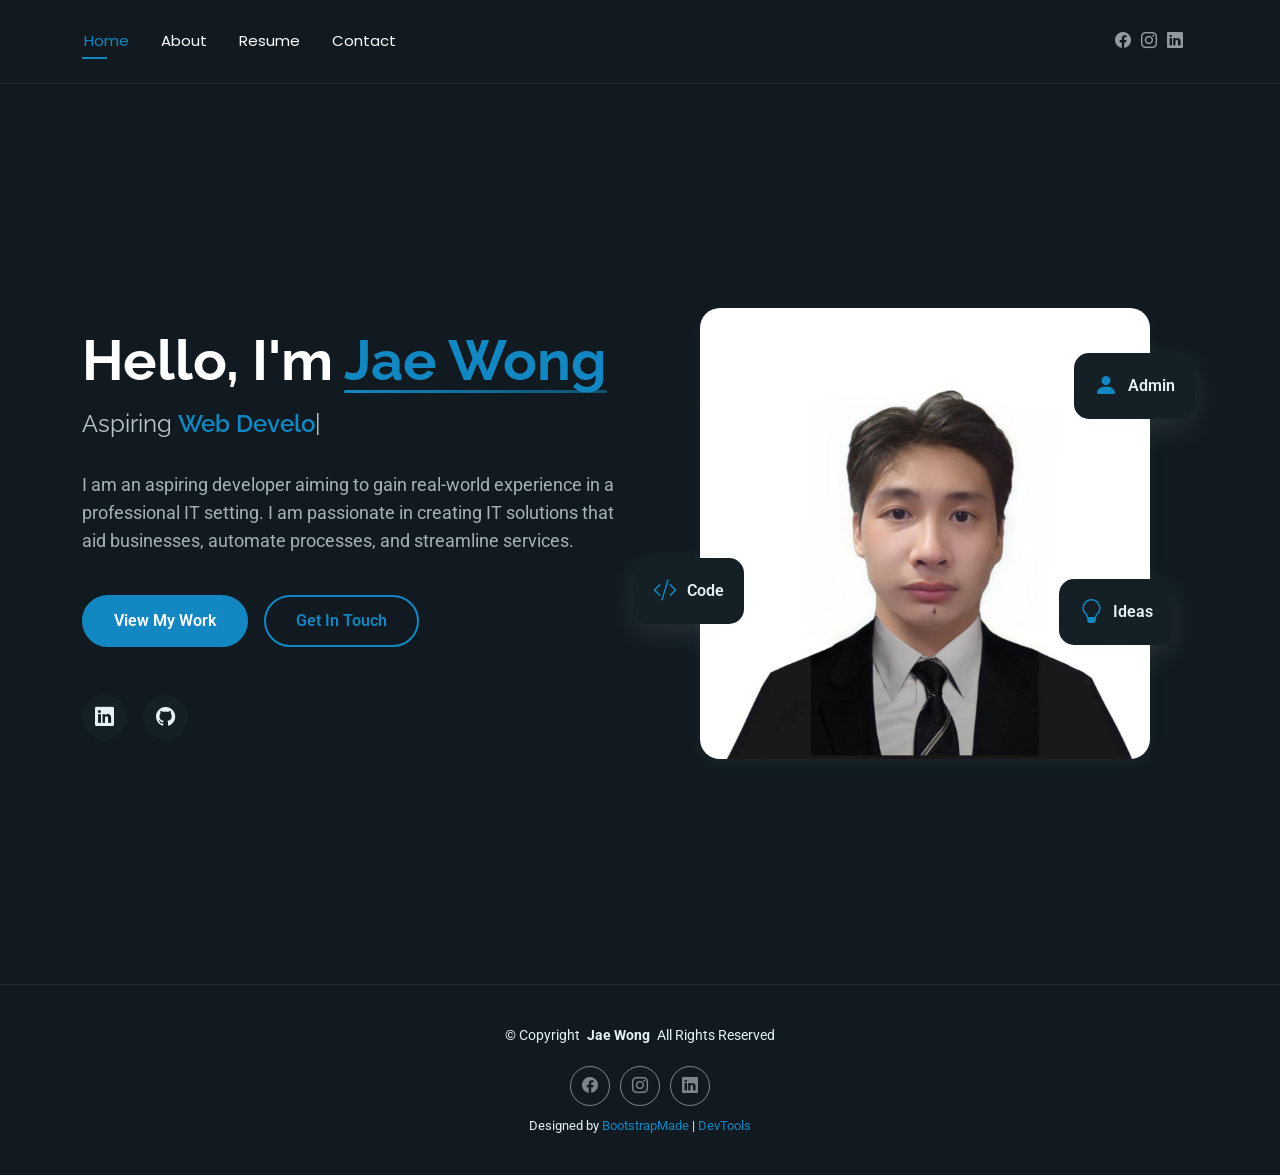
<file: index.html>
<!DOCTYPE html>
<html lang="en">

<head>
  <meta charset="utf-8">
  <meta content="width=device-width, initial-scale=1.0" name="viewport">
  <title>Personal Portfolio</title>
  <meta name="description" content="">
  <meta name="keywords" content="">

  <!-- Favicons -->
  <link href="assets/img/favicon.png" rel="icon">
  <link href="assets/img/apple-touch-icon.png" rel="apple-touch-icon">

  <!-- Fonts -->
  <link href="https://fonts.googleapis.com" rel="preconnect">
  <link href="https://fonts.gstatic.com" rel="preconnect" crossorigin>
  <link href="https://fonts.googleapis.com/css2?family=Roboto:ital,wght@0,100;0,300;0,400;0,500;0,700;0,900;1,100;1,300;1,400;1,500;1,700;1,900&family=Poppins:ital,wght@0,100;0,200;0,300;0,400;0,500;0,600;0,700;0,800;0,900;1,100;1,200;1,300;1,400;1,500;1,600;1,700;1,800;1,900&family=Raleway:ital,wght@0,100;0,200;0,300;0,400;0,500;0,600;0,700;0,800;0,900;1,100;1,200;1,300;1,400;1,500;1,600;1,700;1,800;1,900&display=swap" rel="stylesheet">

  <!-- Vendor CSS Files -->
  <link href="assets/vendor/bootstrap/css/bootstrap.min.css" rel="stylesheet">
  <link href="assets/vendor/bootstrap-icons/bootstrap-icons.css" rel="stylesheet">
  <link href="assets/vendor/aos/aos.css" rel="stylesheet">
  <link href="assets/vendor/swiper/swiper-bundle.min.css" rel="stylesheet">
  <link href="assets/vendor/glightbox/css/glightbox.min.css" rel="stylesheet">

  <!-- Main CSS File -->
  <link href="assets/css/main.css" rel="stylesheet">

  <!-- =======================================================
  * Template Name: FolioOne
  * Template URL: https://bootstrapmade.com/folioone-bootstrap-portfolio-website-template/
  * Updated: Aug 23 2025 with Bootstrap v5.3.7
  * Author: BootstrapMade.com
  * License: https://bootstrapmade.com/license/
  ======================================================== -->
</head>

<body class="index-page">

  <header id="header" class="header d-flex align-items-center light-background sticky-top">
    <div class="container position-relative d-flex align-items-center justify-content-between">

      <!-- <a href="index.html" class="logo d-flex align-items-center me-auto me-xl-0">
      <img src="assets/img/logo.webp" alt="">
      <h1 class="sitename">FolioOne</h1> 
    </a> -->

      <nav id="navmenu" class="navmenu">
        <ul>
          <li><a href="index.html" class="active">Home</a></li>
          <li><a href="about.html">About</a></li>
          <li><a href="resume.html">Resume</a></li>
          <!-- <li><a href="services.html">Services</a></li> -->
          <!-- <li><a href="projects.html">Projects</a></li> -->
          <li><a href="contact.html">Contact</a></li>
        </ul>
        <i class="mobile-nav-toggle d-xl-none bi bi-list"></i>
      </nav>

      <div class="header-social-links">
        <a href="https://www.facebook.com/jaebenhur.wong" class="facebook" target="_blank"><i class="bi bi-facebook"></i></a>
        <a href="https://www.instagram.com/jbnhrwng/" class="instagram" target="_blank"><i class="bi bi-instagram"></i></a>
        <a href="https://www.linkedin.com/in/wong-jae/" class="linkedin" target="_blank"><i class="bi bi-linkedin"></i></a>
      </div>

    </div>
  </header>

  <main class="main">

    <!-- Hero Section -->
    <section id="hero" class="hero section">

      <div class="container" data-aos="fade-up" data-aos-delay="100">

        <div class="row gy-4 align-items-center">
          <div class="col-lg-6 order-2 order-lg-1">
            <div class="hero-content">
              <h1 data-aos="fade-up" data-aos-delay="200">Hello, I'm <span class="highlight">Jae Wong</span></h1>
              <h2 data-aos="fade-up" data-aos-delay="300">Aspiring <span class="typed" data-typed-items="Web Developer, Database Administrator, Software Developer"></span></h2>
              <p data-aos="fade-up" data-aos-delay="400">I am an aspiring developer aiming to gain real-world experience in a professional IT setting. I am passionate in creating IT solutions that aid businesses, automate processes, and streamline services.</p>
              <div class="hero-actions" data-aos="fade-up" data-aos-delay="500">
                <a href="resume.html" class="btn btn-primary">View My Work</a>
                <a href="contact.html" class="btn btn-outline">Get In Touch</a>
              </div>
              <div class="social-links" data-aos="fade-up" data-aos-delay="600">
                <a href="https://www.linkedin.com/in/wong-jae/" target="_blank"><i class="bi bi-linkedin"></i></a>
                <a href="https://github.com/JWong09" target="_blank"><i class="bi bi-github"></i></a>
              </div>
            </div>
          </div>
          <div class="col-lg-6 order-1 order-lg-2">
            <div class="hero-image" data-aos="zoom-in" data-aos-delay="300">
              <div class="image-wrapper">
                <img src="assets/img/profile/FormalPicture.jpg" alt="Sarah Mitchell" class="img-fluid">
                <div class="floating-elements">
                  <div class="floating-card design" data-aos="fade-left" data-aos-delay="700">
                    <i class="bi bi-person-fill"></i>
                    <span>Admin</span>
                  </div>
                  <div class="floating-card code" data-aos="fade-right" data-aos-delay="800">
                    <i class="bi bi-code-slash"></i>
                    <span>Code</span>
                  </div>
                  <div class="floating-card creativity" data-aos="fade-up" data-aos-delay="900">
                    <i class="bi bi-lightbulb"></i>
                    <span>Ideas</span>
                  </div>
                </div>
              </div>
            </div>
          </div>
        </div>

      </div>

    </section><!-- /Hero Section -->

  </main>

  <footer id="footer" class="footer">

    <div class="container">
      <div class="copyright text-center ">
        <p>© <span>Copyright</span> <strong class="px-1 sitename">Jae Wong</strong> <span>All Rights Reserved<br></span></p>
      </div>
      <div class="social-links d-flex justify-content-center">
        <a href="https://www.facebook.com/jaebenhur.wong" target="_blank"><i class="bi bi-facebook"></i></a>
        <a href="https://www.instagram.com/jbnhrwng/" target="_blank"><i class="bi bi-instagram"></i></a>
        <a href="https://www.linkedin.com/in/wong-jae/" target="_blank"><i class="bi bi-linkedin"></i></a>
      </div>
      <div class="credits">
        <!-- All the links in the footer should remain intact. -->
        <!-- You can delete the links only if you've purchased the pro version. -->
        <!-- Licensing information: https://bootstrapmade.com/license/ -->
        <!-- Purchase the pro version with working PHP/AJAX contact form: [buy-url] -->
        Designed by <a href="https://bootstrapmade.com/">BootstrapMade</a> | <a href="https://bootstrapmade.com/tools/">DevTools</a>
      </div>
    </div>

  </footer>

  <!-- Scroll Top -->
  <a href="#" id="scroll-top" class="scroll-top d-flex align-items-center justify-content-center"><i class="bi bi-arrow-up-short"></i></a>

  <!-- Preloader -->
  <div id="preloader"></div>

  <!-- Vendor JS Files -->
  <script src="assets/vendor/bootstrap/js/bootstrap.bundle.min.js"></script>
  <script src="assets/vendor/php-email-form/validate.js"></script>
  <script src="assets/vendor/aos/aos.js"></script>
  <script src="assets/vendor/typed.js/typed.umd.js"></script>
  <script src="assets/vendor/waypoints/noframework.waypoints.js"></script>
  <script src="assets/vendor/purecounter/purecounter_vanilla.js"></script>
  <script src="assets/vendor/swiper/swiper-bundle.min.js"></script>
  <script src="assets/vendor/imagesloaded/imagesloaded.pkgd.min.js"></script>
  <script src="assets/vendor/isotope-layout/isotope.pkgd.min.js"></script>
  <script src="assets/vendor/glightbox/js/glightbox.min.js"></script>

  <!-- Main JS File -->
  <script src="assets/js/main.js"></script>

</body>

</html>
</file>
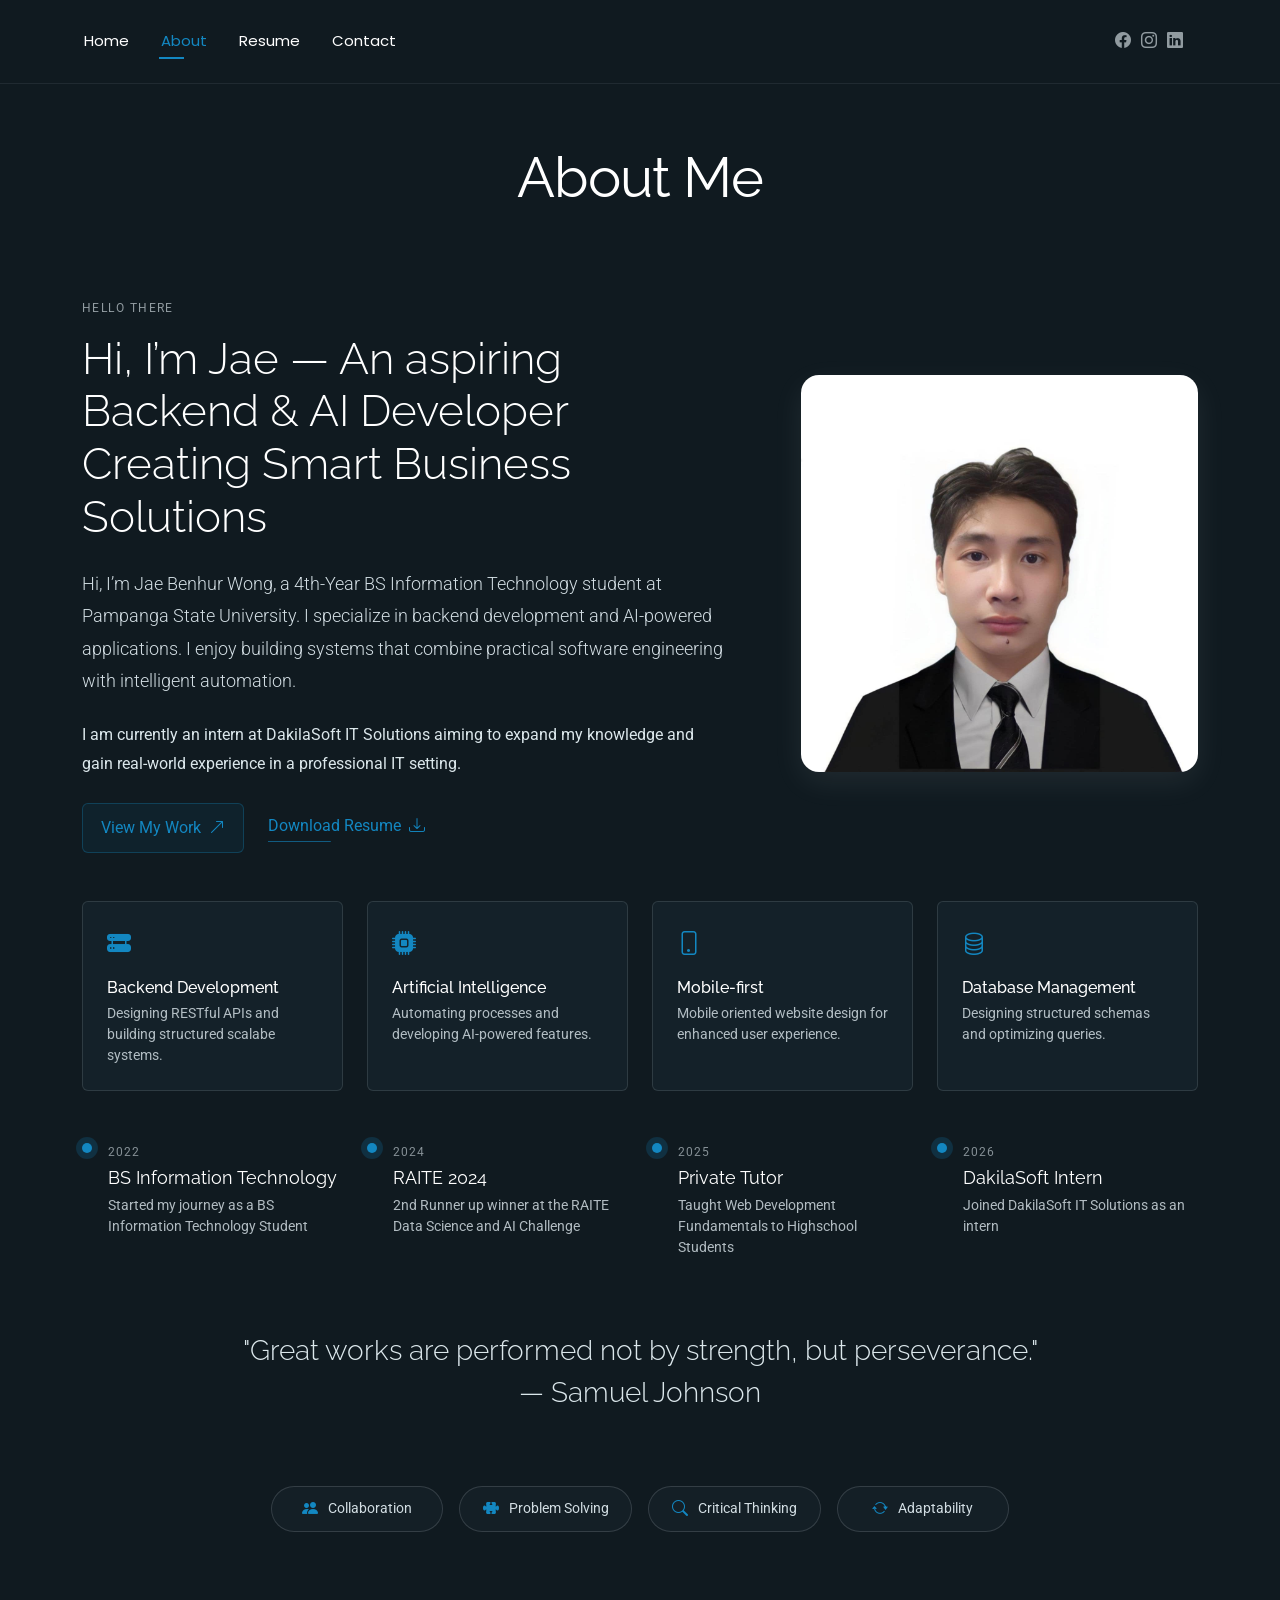
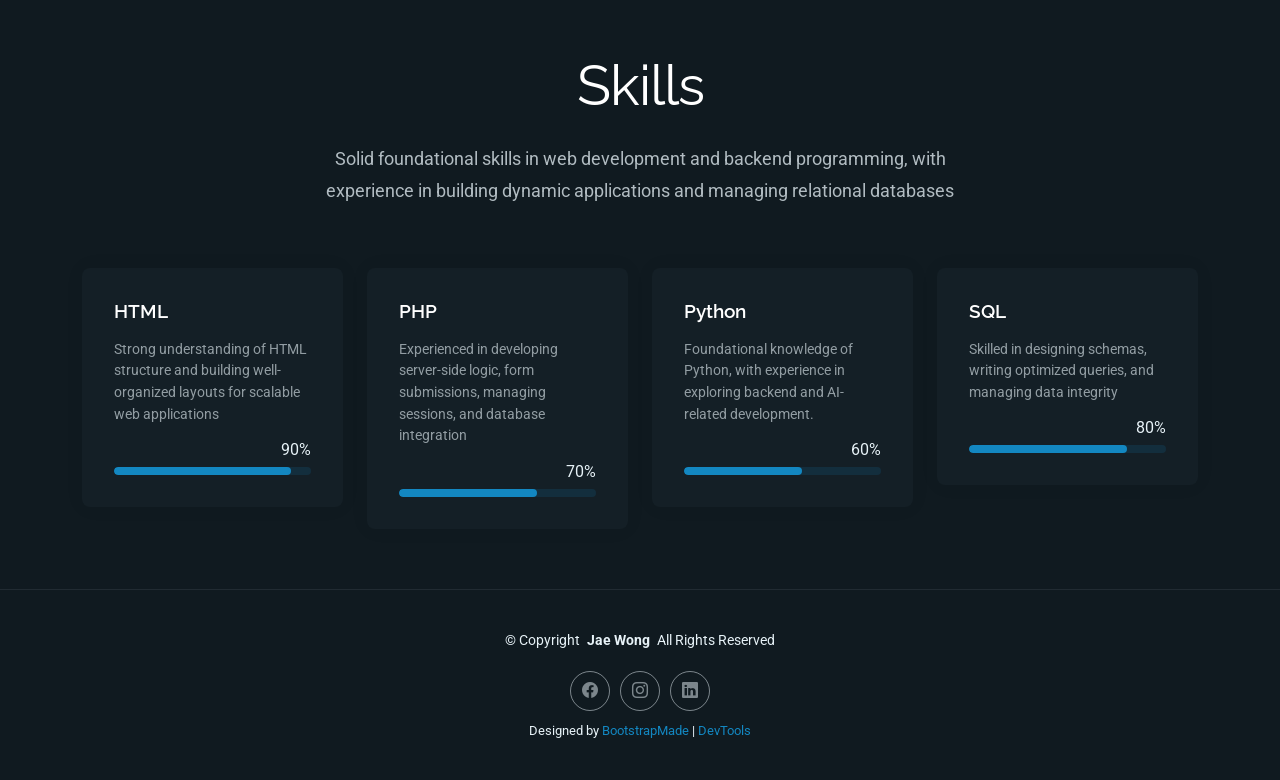
<file: about.html>
<!DOCTYPE html>
<html lang="en">

<head>
  <meta charset="utf-8">
  <meta content="width=device-width, initial-scale=1.0" name="viewport">
  <title>About - FolioOne Bootstrap Template</title>
  <meta name="description" content="">
  <meta name="keywords" content="">

  <!-- Favicons -->
  <link href="assets/img/favicon.png" rel="icon">
  <link href="assets/img/apple-touch-icon.png" rel="apple-touch-icon">

  <!-- Fonts -->
  <link href="https://fonts.googleapis.com" rel="preconnect">
  <link href="https://fonts.gstatic.com" rel="preconnect" crossorigin>
  <link href="https://fonts.googleapis.com/css2?family=Roboto:ital,wght@0,100;0,300;0,400;0,500;0,700;0,900;1,100;1,300;1,400;1,500;1,700;1,900&family=Poppins:ital,wght@0,100;0,200;0,300;0,400;0,500;0,600;0,700;0,800;0,900;1,100;1,200;1,300;1,400;1,500;1,600;1,700;1,800;1,900&family=Raleway:ital,wght@0,100;0,200;0,300;0,400;0,500;0,600;0,700;0,800;0,900;1,100;1,200;1,300;1,400;1,500;1,600;1,700;1,800;1,900&display=swap" rel="stylesheet">

  <!-- Vendor CSS Files -->
  <link href="assets/vendor/bootstrap/css/bootstrap.min.css" rel="stylesheet">
  <link href="assets/vendor/bootstrap-icons/bootstrap-icons.css" rel="stylesheet">
  <link href="assets/vendor/aos/aos.css" rel="stylesheet">
  <link href="assets/vendor/swiper/swiper-bundle.min.css" rel="stylesheet">
  <link href="assets/vendor/glightbox/css/glightbox.min.css" rel="stylesheet">

  <!-- Main CSS File -->
  <link href="assets/css/main.css" rel="stylesheet">

  <!-- =======================================================
  * Template Name: FolioOne
  * Template URL: https://bootstrapmade.com/folioone-bootstrap-portfolio-website-template/
  * Updated: Aug 23 2025 with Bootstrap v5.3.7
  * Author: BootstrapMade.com
  * License: https://bootstrapmade.com/license/
  ======================================================== -->
</head>

<body class="about-page">

  <header id="header" class="header d-flex align-items-center light-background sticky-top">
    <div class="container position-relative d-flex align-items-center justify-content-between">

      <!-- <a href="index.html" class="logo d-flex align-items-center me-auto me-xl-0">
      <img src="assets/img/logo.webp" alt="">
      <h1 class="sitename">FolioOne</h1> 
    </a> -->

      <nav id="navmenu" class="navmenu">
        <ul>
          <li><a href="index.html">Home</a></li>
          <li><a href="about.html" class="active">About</a></li>
          <li><a href="resume.html">Resume</a></li>
          <!-- <li><a href="services.html">Services</a></li> -->
          <!-- <li><a href="projects.html">Projects</a></li> -->
          <li><a href="contact.html">Contact</a></li>
        </ul>
        <i class="mobile-nav-toggle d-xl-none bi bi-list"></i>
      </nav>

      <div class="header-social-links">
        <a href="https://www.facebook.com/jaebenhur.wong" class="facebook" target="_blank"><i class="bi bi-facebook"></i></a>
        <a href="https://www.instagram.com/jbnhrwng/" class="instagram" target="_blank"><i class="bi bi-instagram"></i></a>
        <a href="https://www.linkedin.com/in/wong-jae/" class="linkedin" target="_blank"><i class="bi bi-linkedin"></i></a>
      </div>

    </div>
  </header>

  <main class="main">

    <!-- About Section -->
    <section id="about" class="about section">

      <!-- Section Title -->
      <div class="container section-title" data-aos="fade-up">
        <h2>About Me</h2>
        <!-- <p>Necessitatibus eius consequatur ex aliquid fuga eum quidem sint consectetur velit. Sed ut perspiciatis unde omnis iste natus error sit voluptatem accusantium doloremque laudantium totam rem aperiam</p> -->
      </div><!-- End Section Title -->

      <div class="container" data-aos="fade-up" data-aos-delay="100">

        <!-- Intro + Photo -->
        <div class="row align-items-center justify-content-between gy-5 mb-5">
          <div class="col-lg-7" data-aos="fade-right" data-aos-delay="150">
            <div class="intro-content">
              <span class="eyebrow">Hello there</span>
              <h2 class="headline">Hi, I’m Jae — An aspiring Backend & AI Developer Creating Smart Business Solutions</h2>
              <p class="lead">
                Hi, I’m Jae Benhur Wong, a 4th-Year BS Information Technology student at Pampanga State University. I specialize in backend development and AI-powered applications. I enjoy building systems that combine practical software engineering with intelligent automation.
              </p>
              <p>
                I am currently an intern at DakilaSoft IT Solutions aiming to expand my knowledge and gain real-world experience in a professional IT setting.
              </p>

              <div class="cta-group">
                <a href="resume.html" class="btn-ghost">
                  View My Work <i class="bi bi-arrow-up-right"></i>
                </a>
                <a href="/assets/Resume_Wong,JaeBenhurG..pdf" download class="link-underline">
                  Download Resume <i class="bi bi-download"></i>
                </a>
              </div>
            </div>
          </div>

          <div class="col-lg-5" data-aos="zoom-in" data-aos-delay="250">
            <figure class="profile-figure text-center text-lg-end">
              <img src="assets/img/profile/FormalPicture.jpg" alt="Portrait of Alex" class="img-fluid profile-photo">
            </figure>
          </div>
        </div>
        <!-- End Intro + Photo -->

        <!-- Skills Grid -->
        <div class="mb-5">
          <div class="row g-4">
            <div class="col-6 col-md-4 col-lg-3" data-aos="fade-up" data-aos-delay="120">
              <div class="skill-item">
                <i class="bi bi-hdd-rack-fill"></i>
                <h3>Backend Development</h3>
                <p>Designing RESTful APIs and building structured scalabe systems.</p>
              </div>
            </div>
            <div class="col-6 col-md-4 col-lg-3" data-aos="fade-up" data-aos-delay="180">
              <div class="skill-item">
                <i class="bi bi-cpu-fill"></i>
                <h3>Artificial Intelligence</h3>
                <p>Automating processes and developing AI-powered features.</p>
              </div>
            </div>
            <div class="col-6 col-md-4 col-lg-3" data-aos="fade-up" data-aos-delay="240">
              <div class="skill-item">
                <i class="bi bi-phone"></i>
                <h3>Mobile-first</h3>
                <p>Mobile oriented website design for enhanced user experience.</p>
              </div>
            </div>
            <div class="col-6 col-md-4 col-lg-3" data-aos="fade-up" data-aos-delay="300">
              <div class="skill-item">
                <i class="bi bi-database"></i>
                <h3>Database Management</h3>
                <p>Designing structured schemas and optimizing queries.</p>
              </div>
            </div>
          </div>
        </div>
        <!-- End Skills Grid -->

        <!-- Journey Timeline -->
        <div class="mb-5">
          <div class="row g-4">
            <div class="col-md-6 col-lg-3" data-aos="fade-up" data-aos-delay="120">
              <article class="timeline-item">
                <span class="dot"></span>
                <time>2022</time>
                <h4>BS Information Technology</h4>
                <p>Started my journey as a BS Information Technology Student</p>
              </article>
            </div>
            <div class="col-md-6 col-lg-3" data-aos="fade-up" data-aos-delay="180">
              <article class="timeline-item">
                <span class="dot"></span>
                <time>2024</time>
                <h4>RAITE 2024</h4>
                <p>2nd Runner up winner at the RAITE Data Science and AI Challenge</p>
              </article>
            </div>
            <div class="col-md-6 col-lg-3" data-aos="fade-up" data-aos-delay="240">
              <article class="timeline-item">
                <span class="dot"></span>
                <time>2025</time>
                <h4>Private Tutor</h4>
                <p>Taught Web Development Fundamentals to Highschool Students</p>
              </article>
            </div>
            <div class="col-md-6 col-lg-3" data-aos="fade-up" data-aos-delay="300">
              <article class="timeline-item">
                <span class="dot"></span>
                <time>2026</time>
                <h4>DakilaSoft Intern</h4>
                <p>Joined DakilaSoft IT Solutions as an intern</p>
              </article>
            </div>
          </div>
        </div>
        <!-- End Journey Timeline -->

        <!-- Quote -->
        <blockquote class="personal-quote text-center mb-5" data-aos="fade-down" data-aos-delay="200">
          <p>"Great works are performed not by strength, but perseverance." — Samuel Johnson</p>
        </blockquote>
        <!-- End Quote -->

        <!-- Fun Facts -->
        <div class="row g-3 justify-content-center">
          <div class="col-6 col-md-3 col-lg-2" data-aos="zoom-in" data-aos-delay="120">
            <div class="fact-pill">
              <i class="bi bi-people-fill"></i>
              <span>Collaboration</span>
            </div>
          </div>
          <div class="col-6 col-md-3 col-lg-2" data-aos="zoom-in" data-aos-delay="160">
            <div class="fact-pill">
              <i class="bi bi-puzzle-fill"></i>
              <span>Problem Solving</span>
            </div>
          </div>
          <div class="col-6 col-md-3 col-lg-2" data-aos="zoom-in" data-aos-delay="200">
            <div class="fact-pill">
              <i class="bi bi-search"></i>
              <span>Critical Thinking</span>
            </div>
          </div>
          <div class="col-6 col-md-3 col-lg-2" data-aos="zoom-in" data-aos-delay="240">
            <div class="fact-pill">
              <i class="bi bi-arrow-repeat"></i>
              <span>Adaptability</span>
            </div>
          </div>
        </div>
        <!-- End Fun Facts -->

      </div>

    </section><!-- /About Section -->

    <!-- Skills Section -->
    <section id="skills" class="skills section">

      <!-- Section Title -->
      <div class="container section-title" data-aos="fade-up">
        <h2>Skills</h2>
        <p>Solid foundational skills in web development and backend programming, with experience in building dynamic applications and managing relational databases</p>
      </div><!-- End Section Title -->

      <div class="container" data-aos="fade-up" data-aos-delay="100">

        <div class="row g-4 skills-animation">

          <div class="col-md-6 col-lg-3" data-aos="fade-up" data-aos-delay="100">
            <div class="skill-box">
              <h3>HTML</h3>
              <p>Strong understanding of HTML structure and building well-organized layouts for scalable web applications</p>
              <span class="text-end d-block">90%</span>
              <div class="progress">
                <div class="progress-bar" role="progressbar" aria-valuenow="90" aria-valuemin="0" aria-valuemax="100"></div>
              </div>
            </div>
          </div>

          <div class="col-md-6 col-lg-3" data-aos="fade-up" data-aos-delay="200">
            <div class="skill-box">
              <h3>PHP</h3>
              <p>Experienced in developing server-side logic, form submissions, managing sessions, and database integration</p>
              <span class="text-end d-block">70%</span>
              <div class="progress">
                <div class="progress-bar" role="progressbar" aria-valuenow="70" aria-valuemin="0" aria-valuemax="100"></div>
              </div>
            </div>
          </div>

          <div class="col-md-6 col-lg-3" data-aos="fade-up" data-aos-delay="300">
            <div class="skill-box">
              <h3>Python</h3>
              <p>Foundational knowledge of Python, with experience in exploring backend and AI-related development.</p>
              <span class="text-end d-block">60%</span>
              <div class="progress">
                <div class="progress-bar" role="progressbar" aria-valuenow="60" aria-valuemin="0" aria-valuemax="100"></div>
              </div>
            </div>
          </div>

          <div class="col-md-6 col-lg-3" data-aos="fade-up" data-aos-delay="400">
            <div class="skill-box">
              <h3>SQL</h3>
              <p>Skilled in designing schemas, writing optimized queries, and managing data integrity</p>
              <span class="text-end d-block">80%</span>
              <div class="progress">
                <div class="progress-bar" role="progressbar" aria-valuenow="80" aria-valuemin="0" aria-valuemax="100">
                </div>
              </div>
            </div>
          </div>

        </div>

      </div>

    </section><!-- /Skills Section -->

  </main>

  <footer id="footer" class="footer">

    <div class="container">
      <div class="copyright text-center ">
        <p>© <span>Copyright</span> <strong class="px-1 sitename">Jae Wong</strong> <span>All Rights Reserved<br></span></p>
      </div>
      <div class="social-links d-flex justify-content-center">
        <a href="https://www.facebook.com/jaebenhur.wong"><i class="bi bi-facebook"></i></a>
        <a href="https://www.instagram.com/jbnhrwng/"><i class="bi bi-instagram"></i></a>
        <a href="https://www.linkedin.com/in/wong-jae/"><i class="bi bi-linkedin"></i></a>
      </div>
      <div class="credits">
        <!-- All the links in the footer should remain intact. -->
        <!-- You can delete the links only if you've purchased the pro version. -->
        <!-- Licensing information: https://bootstrapmade.com/license/ -->
        <!-- Purchase the pro version with working PHP/AJAX contact form: [buy-url] -->
        Designed by <a href="https://bootstrapmade.com/">BootstrapMade</a> | <a href="https://bootstrapmade.com/tools/">DevTools</a>
      </div>
    </div>

  </footer>

  <!-- Scroll Top -->
  <a href="#" id="scroll-top" class="scroll-top d-flex align-items-center justify-content-center"><i class="bi bi-arrow-up-short"></i></a>

  <!-- Preloader -->
  <div id="preloader"></div>

  <!-- Vendor JS Files -->
  <script src="assets/vendor/bootstrap/js/bootstrap.bundle.min.js"></script>
  <script src="assets/vendor/php-email-form/validate.js"></script>
  <script src="assets/vendor/aos/aos.js"></script>
  <script src="assets/vendor/typed.js/typed.umd.js"></script>
  <script src="assets/vendor/waypoints/noframework.waypoints.js"></script>
  <script src="assets/vendor/purecounter/purecounter_vanilla.js"></script>
  <script src="assets/vendor/swiper/swiper-bundle.min.js"></script>
  <script src="assets/vendor/imagesloaded/imagesloaded.pkgd.min.js"></script>
  <script src="assets/vendor/isotope-layout/isotope.pkgd.min.js"></script>
  <script src="assets/vendor/glightbox/js/glightbox.min.js"></script>

  <!-- Main JS File -->
  <script src="assets/js/main.js"></script>

</body>

</html>
</file>
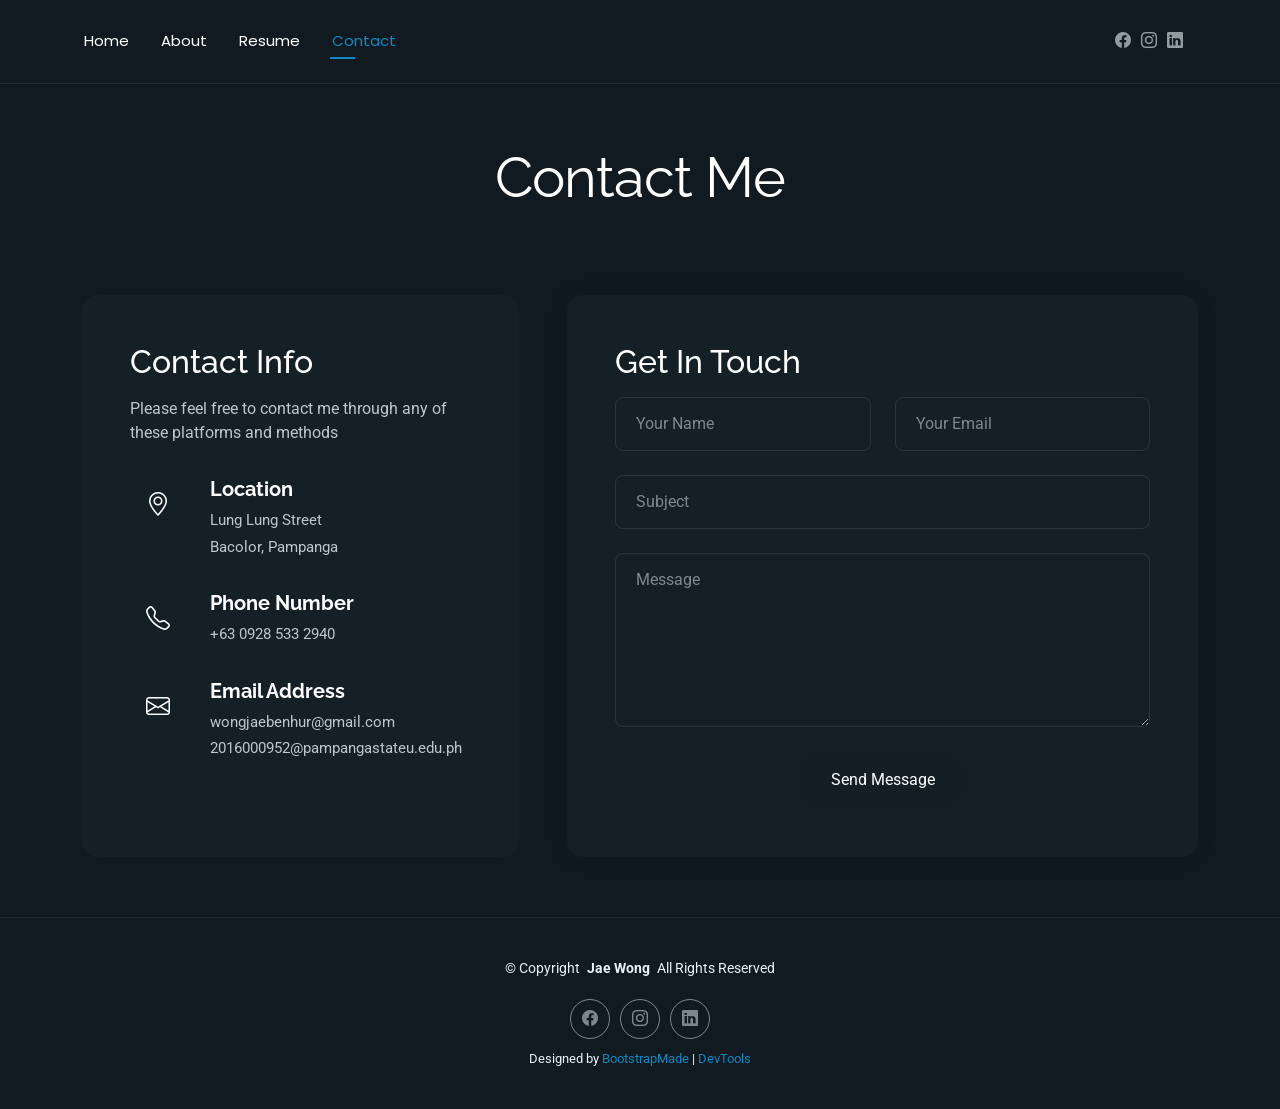
<file: contact.html>
<!DOCTYPE html>
<html lang="en">

<head>
  <meta charset="utf-8">
  <meta content="width=device-width, initial-scale=1.0" name="viewport">
  <title>Contact - FolioOne Bootstrap Template</title>
  <meta name="description" content="">
  <meta name="keywords" content="">

  <!-- Favicons -->
  <link href="assets/img/favicon.png" rel="icon">
  <link href="assets/img/apple-touch-icon.png" rel="apple-touch-icon">

  <!-- Fonts -->
  <link href="https://fonts.googleapis.com" rel="preconnect">
  <link href="https://fonts.gstatic.com" rel="preconnect" crossorigin>
  <link href="https://fonts.googleapis.com/css2?family=Roboto:ital,wght@0,100;0,300;0,400;0,500;0,700;0,900;1,100;1,300;1,400;1,500;1,700;1,900&family=Poppins:ital,wght@0,100;0,200;0,300;0,400;0,500;0,600;0,700;0,800;0,900;1,100;1,200;1,300;1,400;1,500;1,600;1,700;1,800;1,900&family=Raleway:ital,wght@0,100;0,200;0,300;0,400;0,500;0,600;0,700;0,800;0,900;1,100;1,200;1,300;1,400;1,500;1,600;1,700;1,800;1,900&display=swap" rel="stylesheet">

  <!-- Vendor CSS Files -->
  <link href="assets/vendor/bootstrap/css/bootstrap.min.css" rel="stylesheet">
  <link href="assets/vendor/bootstrap-icons/bootstrap-icons.css" rel="stylesheet">
  <link href="assets/vendor/aos/aos.css" rel="stylesheet">
  <link href="assets/vendor/swiper/swiper-bundle.min.css" rel="stylesheet">
  <link href="assets/vendor/glightbox/css/glightbox.min.css" rel="stylesheet">

  <!-- Main CSS File -->
  <link href="assets/css/main.css" rel="stylesheet">

  <!-- =======================================================
  * Template Name: FolioOne
  * Template URL: https://bootstrapmade.com/folioone-bootstrap-portfolio-website-template/
  * Updated: Aug 23 2025 with Bootstrap v5.3.7
  * Author: BootstrapMade.com
  * License: https://bootstrapmade.com/license/
  ======================================================== -->
</head>

<body class="contact-page">

  <header id="header" class="header d-flex align-items-center light-background sticky-top">
    <div class="container position-relative d-flex align-items-center justify-content-between">

      <!-- <a href="index.html" class="logo d-flex align-items-center me-auto me-xl-0">
      <img src="assets/img/logo.webp" alt="">
      <h1 class="sitename">FolioOne</h1> 
    </a> -->

      <nav id="navmenu" class="navmenu">
        <ul>
          <li><a href="index.html">Home</a></li>
          <li><a href="about.html">About</a></li>
          <li><a href="resume.html">Resume</a></li>
          <!-- <li><a href="services.html">Services</a></li> -->
          <!-- <li><a href="projects.html">Projects</a></li> -->
          <li><a href="contact.html" class="active">Contact</a></li>
        </ul>
        <i class="mobile-nav-toggle d-xl-none bi bi-list"></i>
      </nav>

      <div class="header-social-links">
        <a href="https://www.facebook.com/jaebenhur.wong" class="facebook" target="_blank"><i class="bi bi-facebook"></i></a>
        <a href="https://www.instagram.com/jbnhrwng/" class="instagram" target="_blank"><i class="bi bi-instagram"></i></a>
        <a href="https://www.linkedin.com/in/wong-jae/" class="linkedin" target="_blank"><i class="bi bi-linkedin"></i></a>
      </div>

    </div>
  </header>

  <main class="main">

    <!-- Contact Section -->
    <section id="contact" class="contact section">

      <!-- Section Title -->
      <div class="container section-title" data-aos="fade-up">
        <h2>Contact Me</h2>
      </div><!-- End Section Title -->

      <div class="container" data-aos="fade-up" data-aos-delay="100">

        <div class="row g-4 g-lg-5">
          <div class="col-lg-5">
            <div class="info-box" data-aos="fade-up" data-aos-delay="200">
              <h3>Contact Info</h3>
              <p>Please feel free to contact me through any of these platforms and methods</p>

              <div class="info-item" data-aos="fade-up" data-aos-delay="300">
                <div class="icon-box">
                  <i class="bi bi-geo-alt"></i>
                </div>
                <div class="content">
                  <h4>Location</h4>
                  <p>Lung Lung Street</p>
                  <p>Bacolor, Pampanga</p>
                </div>
              </div>

              <div class="info-item" data-aos="fade-up" data-aos-delay="400">
                <div class="icon-box">
                  <i class="bi bi-telephone"></i>
                </div>
                <div class="content">
                  <h4>Phone Number</h4>
                  <p>+63 0928 533 2940</p>

                </div>
              </div>

              <div class="info-item" data-aos="fade-up" data-aos-delay="500">
                <div class="icon-box">
                  <i class="bi bi-envelope"></i>
                </div>
                <div class="content">
                  <h4>Email Address</h4>
                  <p>wongjaebenhur@gmail.com</p>
                  <p>2016000952@pampangastateu.edu.ph</p>
                </div>
              </div>
            </div>
          </div>

          <div class="col-lg-7">
            <div class="contact-form" data-aos="fade-up" data-aos-delay="300">
              <h3>Get In Touch</h3>

              <form action="https://api.web3forms.com/submit" method="post" class="php-email-form" data-aos="fade-up" data-aos-delay="200">
                <div class="row gy-4">
                  <input type="hidden" name="access_key" value="0d6d142d-0ae2-4913-9644-546d3d486226">
                  <div class="col-md-6">
                    <input type="text" name="name" class="form-control" placeholder="Your Name" required="">
                  </div>

                  <div class="col-md-6 ">
                    <input type="email" class="form-control" name="email" placeholder="Your Email" required="">
                  </div>

                  <div class="col-12">
                    <input type="text" class="form-control" name="subject" placeholder="Subject" required="">
                  </div>

                  <div class="col-12">
                    <textarea class="form-control" name="message" rows="6" placeholder="Message" required=""></textarea>
                  </div>

                  <div class="col-12 text-center">
                    <div class="loading">Loading</div>
                    <div class="error-message"></div>
                    <div class="sent-message">Your message has been sent. Thank you!</div>

                    <button type="submit" class="btn">Send Message</button>
                  </div>

                </div>
              </form>
            </div>
          </div>

        </div>

      </div>

    </section><!-- /Contact Section -->

  </main>

  <footer id="footer" class="footer">

    <div class="container">
      <div class="copyright text-center ">
        <p>© <span>Copyright</span> <strong class="px-1 sitename">Jae Wong</strong> <span>All Rights Reserved<br></span></p>
      </div>
      <div class="social-links d-flex justify-content-center">
        <a href="https://www.facebook.com/jaebenhur.wong" target="_blank"><i class="bi bi-facebook"></i></a>
        <a href="https://www.instagram.com/jbnhrwng/" target="_blank"><i class="bi bi-instagram"></i></a>
        <a href="https://www.linkedin.com/in/wong-jae/" target="_blank"><i class="bi bi-linkedin"></i></a>
      </div>
      <div class="credits">
        <!-- All the links in the footer should remain intact. -->
        <!-- You can delete the links only if you've purchased the pro version. -->
        <!-- Licensing information: https://bootstrapmade.com/license/ -->
        <!-- Purchase the pro version with working PHP/AJAX contact form: [buy-url] -->
        Designed by <a href="https://bootstrapmade.com/">BootstrapMade</a> | <a href="https://bootstrapmade.com/tools/">DevTools</a>
      </div>
    </div>

  </footer>

  <!-- Scroll Top -->
  <a href="#" id="scroll-top" class="scroll-top d-flex align-items-center justify-content-center"><i class="bi bi-arrow-up-short"></i></a>

  <!-- Preloader -->
  <div id="preloader"></div>

  <!-- Vendor JS Files -->
  <script src="assets/vendor/bootstrap/js/bootstrap.bundle.min.js"></script>
  <!-- <script src="assets/vendor/php-email-form/validate.js"></script> -->
  <script src="assets/vendor/aos/aos.js"></script>
  <script src="assets/vendor/typed.js/typed.umd.js"></script>
  <script src="assets/vendor/waypoints/noframework.waypoints.js"></script>
  <script src="assets/vendor/purecounter/purecounter_vanilla.js"></script>
  <script src="assets/vendor/swiper/swiper-bundle.min.js"></script>
  <script src="assets/vendor/imagesloaded/imagesloaded.pkgd.min.js"></script>
  <script src="assets/vendor/isotope-layout/isotope.pkgd.min.js"></script>
  <script src="assets/vendor/glightbox/js/glightbox.min.js"></script>

  <!-- Main JS File -->
  <script src="assets/js/main.js"></script>

</body>

</html>
</file>
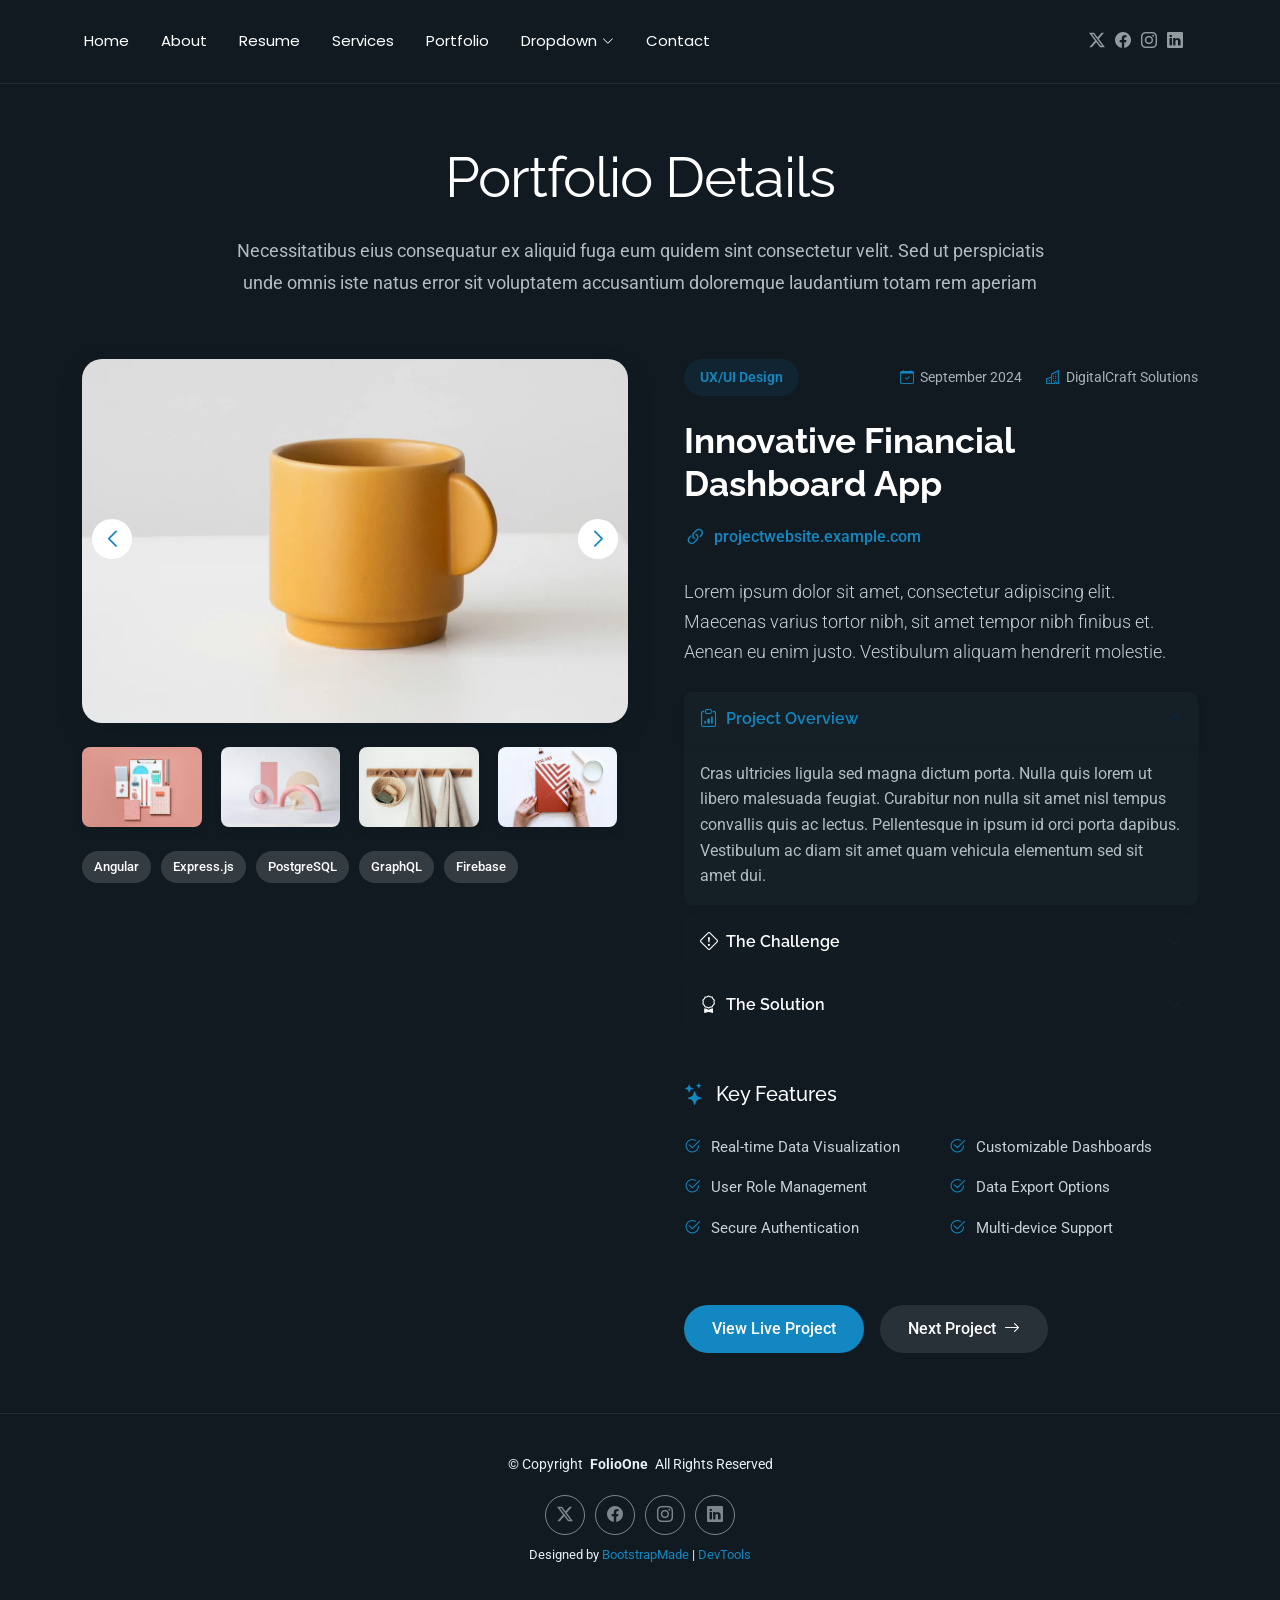
<file: portfolio-details.html>
<!DOCTYPE html>
<html lang="en">

<head>
  <meta charset="utf-8">
  <meta content="width=device-width, initial-scale=1.0" name="viewport">
  <title>Portfolio Details - FolioOne Bootstrap Template</title>
  <meta name="description" content="">
  <meta name="keywords" content="">

  <!-- Favicons -->
  <link href="assets/img/favicon.png" rel="icon">
  <link href="assets/img/apple-touch-icon.png" rel="apple-touch-icon">

  <!-- Fonts -->
  <link href="https://fonts.googleapis.com" rel="preconnect">
  <link href="https://fonts.gstatic.com" rel="preconnect" crossorigin>
  <link href="https://fonts.googleapis.com/css2?family=Roboto:ital,wght@0,100;0,300;0,400;0,500;0,700;0,900;1,100;1,300;1,400;1,500;1,700;1,900&family=Poppins:ital,wght@0,100;0,200;0,300;0,400;0,500;0,600;0,700;0,800;0,900;1,100;1,200;1,300;1,400;1,500;1,600;1,700;1,800;1,900&family=Raleway:ital,wght@0,100;0,200;0,300;0,400;0,500;0,600;0,700;0,800;0,900;1,100;1,200;1,300;1,400;1,500;1,600;1,700;1,800;1,900&display=swap" rel="stylesheet">

  <!-- Vendor CSS Files -->
  <link href="assets/vendor/bootstrap/css/bootstrap.min.css" rel="stylesheet">
  <link href="assets/vendor/bootstrap-icons/bootstrap-icons.css" rel="stylesheet">
  <link href="assets/vendor/aos/aos.css" rel="stylesheet">
  <link href="assets/vendor/swiper/swiper-bundle.min.css" rel="stylesheet">
  <link href="assets/vendor/glightbox/css/glightbox.min.css" rel="stylesheet">

  <!-- Main CSS File -->
  <link href="assets/css/main.css" rel="stylesheet">

  <!-- =======================================================
  * Template Name: FolioOne
  * Template URL: https://bootstrapmade.com/folioone-bootstrap-portfolio-website-template/
  * Updated: Aug 23 2025 with Bootstrap v5.3.7
  * Author: BootstrapMade.com
  * License: https://bootstrapmade.com/license/
  ======================================================== -->
</head>

<body class="portfolio-details-page">

  <header id="header" class="header d-flex align-items-center light-background sticky-top">
    <div class="container position-relative d-flex align-items-center justify-content-between">

      <!-- <a href="index.html" class="logo d-flex align-items-center me-auto me-xl-0">
      <img src="assets/img/logo.webp" alt="">
      <h1 class="sitename">FolioOne</h1> 
    </a> -->

      <nav id="navmenu" class="navmenu">
        <ul>
          <li><a href="index.html">Home</a></li>
          <li><a href="about.html">About</a></li>
          <li><a href="resume.html">Resume</a></li>
          <li><a href="services.html">Services</a></li>
          <li><a href="portfolio.html">Portfolio</a></li>
          <li class="dropdown"><a href="#"><span>Dropdown</span> <i class="bi bi-chevron-down toggle-dropdown"></i></a>
            <ul>
              <li><a href="#">Dropdown 1</a></li>
              <li class="dropdown"><a href="#"><span>Deep Dropdown</span> <i class="bi bi-chevron-down toggle-dropdown"></i></a>
                <ul>
                  <li><a href="#">Deep Dropdown 1</a></li>
                  <li><a href="#">Deep Dropdown 2</a></li>
                  <li><a href="#">Deep Dropdown 3</a></li>
                  <li><a href="#">Deep Dropdown 4</a></li>
                  <li><a href="#">Deep Dropdown 5</a></li>
                </ul>
              </li>
              <li><a href="#">Dropdown 2</a></li>
              <li><a href="#">Dropdown 3</a></li>
              <li><a href="#">Dropdown 4</a></li>
            </ul>
          </li>
          <li><a href="contact.html">Contact</a></li>
        </ul>
        <i class="mobile-nav-toggle d-xl-none bi bi-list"></i>
      </nav>

      <div class="header-social-links">
        <a href="#" class="twitter"><i class="bi bi-twitter-x"></i></a>
        <a href="#" class="facebook"><i class="bi bi-facebook"></i></a>
        <a href="#" class="instagram"><i class="bi bi-instagram"></i></a>
        <a href="#" class="linkedin"><i class="bi bi-linkedin"></i></a>
      </div>

    </div>
  </header>

  <main class="main">

    <!-- Portfolio Details Section -->
    <section id="portfolio-details" class="portfolio-details section">

      <!-- Section Title -->
      <div class="container section-title" data-aos="fade-up">
        <h2>Portfolio Details</h2>
        <p>Necessitatibus eius consequatur ex aliquid fuga eum quidem sint consectetur velit. Sed ut perspiciatis unde omnis iste natus error sit voluptatem accusantium doloremque laudantium totam rem aperiam</p>
      </div><!-- End Section Title -->

      <div class="container" data-aos="fade-up" data-aos-delay="100">

        <div class="row gy-4">
          <div class="col-lg-6" data-aos="fade-right">
            <div class="portfolio-details-media">
              <div class="main-image">
                <div class="portfolio-details-slider swiper init-swiper" data-aos="zoom-in">
                  <script type="application/json" class="swiper-config">
                    {
                      "loop": true,
                      "speed": 1000,
                      "autoplay": {
                        "delay": 6000
                      },
                      "effect": "creative",
                      "creativeEffect": {
                        "prev": {
                          "shadow": true,
                          "translate": [0, 0, -400]
                        },
                        "next": {
                          "translate": ["100%", 0, 0]
                        }
                      },
                      "slidesPerView": 1,
                      "navigation": {
                        "nextEl": ".swiper-button-next",
                        "prevEl": ".swiper-button-prev"
                      }
                    }
                  </script>
                  <div class="swiper-wrapper">
                    <div class="swiper-slide">
                      <img src="assets/img/portfolio/portfolio-5.webp" alt="Portfolio Image" class="img-fluid">
                    </div>
                    <div class="swiper-slide">
                      <img src="assets/img/portfolio/portfolio-7.webp" alt="Portfolio Image" class="img-fluid">
                    </div>
                    <div class="swiper-slide">
                      <img src="assets/img/portfolio/portfolio-8.webp" alt="Portfolio Image" class="img-fluid">
                    </div>
                  </div>
                  <div class="swiper-button-prev"></div>
                  <div class="swiper-button-next"></div>
                </div>
              </div>

              <div class="thumbnail-grid" data-aos="fade-up" data-aos-delay="200">
                <div class="row g-2 mt-3">
                  <div class="col-3">
                    <img src="assets/img/portfolio/portfolio-4.webp" alt="Gallery Image" class="img-fluid glightbox">
                  </div>
                  <div class="col-3">
                    <img src="assets/img/portfolio/portfolio-6.webp" alt="Gallery Image" class="img-fluid glightbox">
                  </div>
                  <div class="col-3">
                    <img src="assets/img/portfolio/portfolio-11.webp" alt="Gallery Image" class="img-fluid glightbox">
                  </div>
                  <div class="col-3">
                    <img src="assets/img/portfolio/portfolio-12.webp" alt="Gallery Image" class="img-fluid glightbox">
                  </div>
                </div>
              </div>

              <div class="tech-stack-badges" data-aos="fade-up" data-aos-delay="300">
                <span>Angular</span>
                <span>Express.js</span>
                <span>PostgreSQL</span>
                <span>GraphQL</span>
                <span>Firebase</span>
              </div>
            </div>
          </div>

          <div class="col-lg-6" data-aos="fade-left">
            <div class="portfolio-details-content">
              <div class="project-meta">
                <div class="badge-wrapper">
                  <span class="project-badge">UX/UI Design</span>
                </div>
                <div class="date-client">
                  <div class="meta-item">
                    <i class="bi bi-calendar-check"></i>
                    <span>September 2024</span>
                  </div>
                  <div class="meta-item">
                    <i class="bi bi-buildings"></i>
                    <span>DigitalCraft Solutions</span>
                  </div>
                </div>
              </div>

              <h2 class="project-title">Innovative Financial Dashboard App</h2>

              <div class="project-website">
                <i class="bi bi-link-45deg"></i>
                <a href="#" target="_blank">projectwebsite.example.com</a>
              </div>

              <div class="project-overview">
                <p class="lead">
                  Lorem ipsum dolor sit amet, consectetur adipiscing elit. Maecenas varius tortor nibh, sit amet tempor nibh finibus et. Aenean eu enim justo. Vestibulum aliquam hendrerit molestie.
                </p>

                <div class="accordion project-accordion" id="portfolio-details-projectAccordion">
                  <div class="accordion-item" data-aos="fade-up">
                    <h2 class="accordion-header">
                      <button class="accordion-button" type="button" data-bs-toggle="collapse" data-bs-target="#portfolio-details-collapse-1" aria-expanded="true" aria-controls="collapseOne">
                        <i class="bi bi-clipboard-data me-2"></i> Project Overview
                      </button>
                    </h2>
                    <div id="portfolio-details-collapse-1" class="accordion-collapse collapse show" data-bs-parent="#portfolio-details-projectAccordion">
                      <div class="accordion-body">
                        <p>Cras ultricies ligula sed magna dictum porta. Nulla quis lorem ut libero malesuada feugiat. Curabitur non nulla sit amet nisl tempus convallis quis ac lectus. Pellentesque in ipsum id orci porta dapibus. Vestibulum ac diam sit amet quam vehicula elementum sed sit amet dui.</p>
                      </div>
                    </div>
                  </div>

                  <div class="accordion-item" data-aos="fade-up" data-aos-delay="100">
                    <h2 class="accordion-header">
                      <button class="accordion-button collapsed" type="button" data-bs-toggle="collapse" data-bs-target="#portfolio-details-collapse-2" aria-expanded="false" aria-controls="collapseTwo">
                        <i class="bi bi-exclamation-diamond me-2"></i> The Challenge
                      </button>
                    </h2>
                    <div id="portfolio-details-collapse-2" class="accordion-collapse collapse" data-bs-parent="#portfolio-details-projectAccordion">
                      <div class="accordion-body">
                        <p>Mauris blandit aliquet elit, eget tincidunt nibh pulvinar a. Vivamus suscipit tortor eget felis porttitor volutpat. Curabitur aliquet quam id dui posuere blandit. Praesent sapien massa, convallis a pellentesque nec, egestas non nisi. Sed porttitor lectus nibh.</p>
                      </div>
                    </div>
                  </div>

                  <div class="accordion-item" data-aos="fade-up" data-aos-delay="200">
                    <h2 class="accordion-header">
                      <button class="accordion-button collapsed" type="button" data-bs-toggle="collapse" data-bs-target="#portfolio-details-collapse-3" aria-expanded="false" aria-controls="collapseThree">
                        <i class="bi bi-award me-2"></i> The Solution
                      </button>
                    </h2>
                    <div id="portfolio-details-collapse-3" class="accordion-collapse collapse" data-bs-parent="#portfolio-details-projectAccordion">
                      <div class="accordion-body">
                        <p>Donec sollicitudin molestie malesuada. Curabitur arcu erat, accumsan id imperdiet et, porttitor at sem. Vestibulum ante ipsum primis in faucibus orci luctus et ultrices posuere cubilia Curae; Donec velit neque, auctor sit amet aliquam vel, ullamcorper sit amet ligula.</p>
                      </div>
                    </div>
                  </div>
                </div>
              </div>

              <div class="project-features" data-aos="fade-up" data-aos-delay="300">
                <h3><i class="bi bi-stars"></i> Key Features</h3>
                <div class="row g-3">
                  <div class="col-md-6">
                    <ul class="feature-list">
                      <li><i class="bi bi-check2-circle"></i> Real-time Data Visualization</li>
                      <li><i class="bi bi-check2-circle"></i> User Role Management</li>
                      <li><i class="bi bi-check2-circle"></i> Secure Authentication</li>
                    </ul>
                  </div>
                  <div class="col-md-6">
                    <ul class="feature-list">
                      <li><i class="bi bi-check2-circle"></i> Customizable Dashboards</li>
                      <li><i class="bi bi-check2-circle"></i> Data Export Options</li>
                      <li><i class="bi bi-check2-circle"></i> Multi-device Support</li>
                    </ul>
                  </div>
                </div>
              </div>

              <div class="cta-buttons" data-aos="fade-up" data-aos-delay="400">
                <a href="#" class="btn-view-project">View Live Project</a>
                <a href="#" class="btn-next-project">Next Project <i class="bi bi-arrow-right"></i></a>
              </div>
            </div>
          </div>
        </div>

      </div>

    </section><!-- /Portfolio Details Section -->

  </main>

  <footer id="footer" class="footer">

    <div class="container">
      <div class="copyright text-center ">
        <p>© <span>Copyright</span> <strong class="px-1 sitename">FolioOne</strong> <span>All Rights Reserved<br></span></p>
      </div>
      <div class="social-links d-flex justify-content-center">
        <a href=""><i class="bi bi-twitter-x"></i></a>
        <a href=""><i class="bi bi-facebook"></i></a>
        <a href=""><i class="bi bi-instagram"></i></a>
        <a href=""><i class="bi bi-linkedin"></i></a>
      </div>
      <div class="credits">
        <!-- All the links in the footer should remain intact. -->
        <!-- You can delete the links only if you've purchased the pro version. -->
        <!-- Licensing information: https://bootstrapmade.com/license/ -->
        <!-- Purchase the pro version with working PHP/AJAX contact form: [buy-url] -->
        Designed by <a href="https://bootstrapmade.com/">BootstrapMade</a> | <a href="https://bootstrapmade.com/tools/">DevTools</a>
      </div>
    </div>

  </footer>

  <!-- Scroll Top -->
  <a href="#" id="scroll-top" class="scroll-top d-flex align-items-center justify-content-center"><i class="bi bi-arrow-up-short"></i></a>

  <!-- Preloader -->
  <div id="preloader"></div>

  <!-- Vendor JS Files -->
  <script src="assets/vendor/bootstrap/js/bootstrap.bundle.min.js"></script>
  <script src="assets/vendor/php-email-form/validate.js"></script>
  <script src="assets/vendor/aos/aos.js"></script>
  <script src="assets/vendor/typed.js/typed.umd.js"></script>
  <script src="assets/vendor/waypoints/noframework.waypoints.js"></script>
  <script src="assets/vendor/purecounter/purecounter_vanilla.js"></script>
  <script src="assets/vendor/swiper/swiper-bundle.min.js"></script>
  <script src="assets/vendor/imagesloaded/imagesloaded.pkgd.min.js"></script>
  <script src="assets/vendor/isotope-layout/isotope.pkgd.min.js"></script>
  <script src="assets/vendor/glightbox/js/glightbox.min.js"></script>

  <!-- Main JS File -->
  <script src="assets/js/main.js"></script>

</body>

</html>
</file>
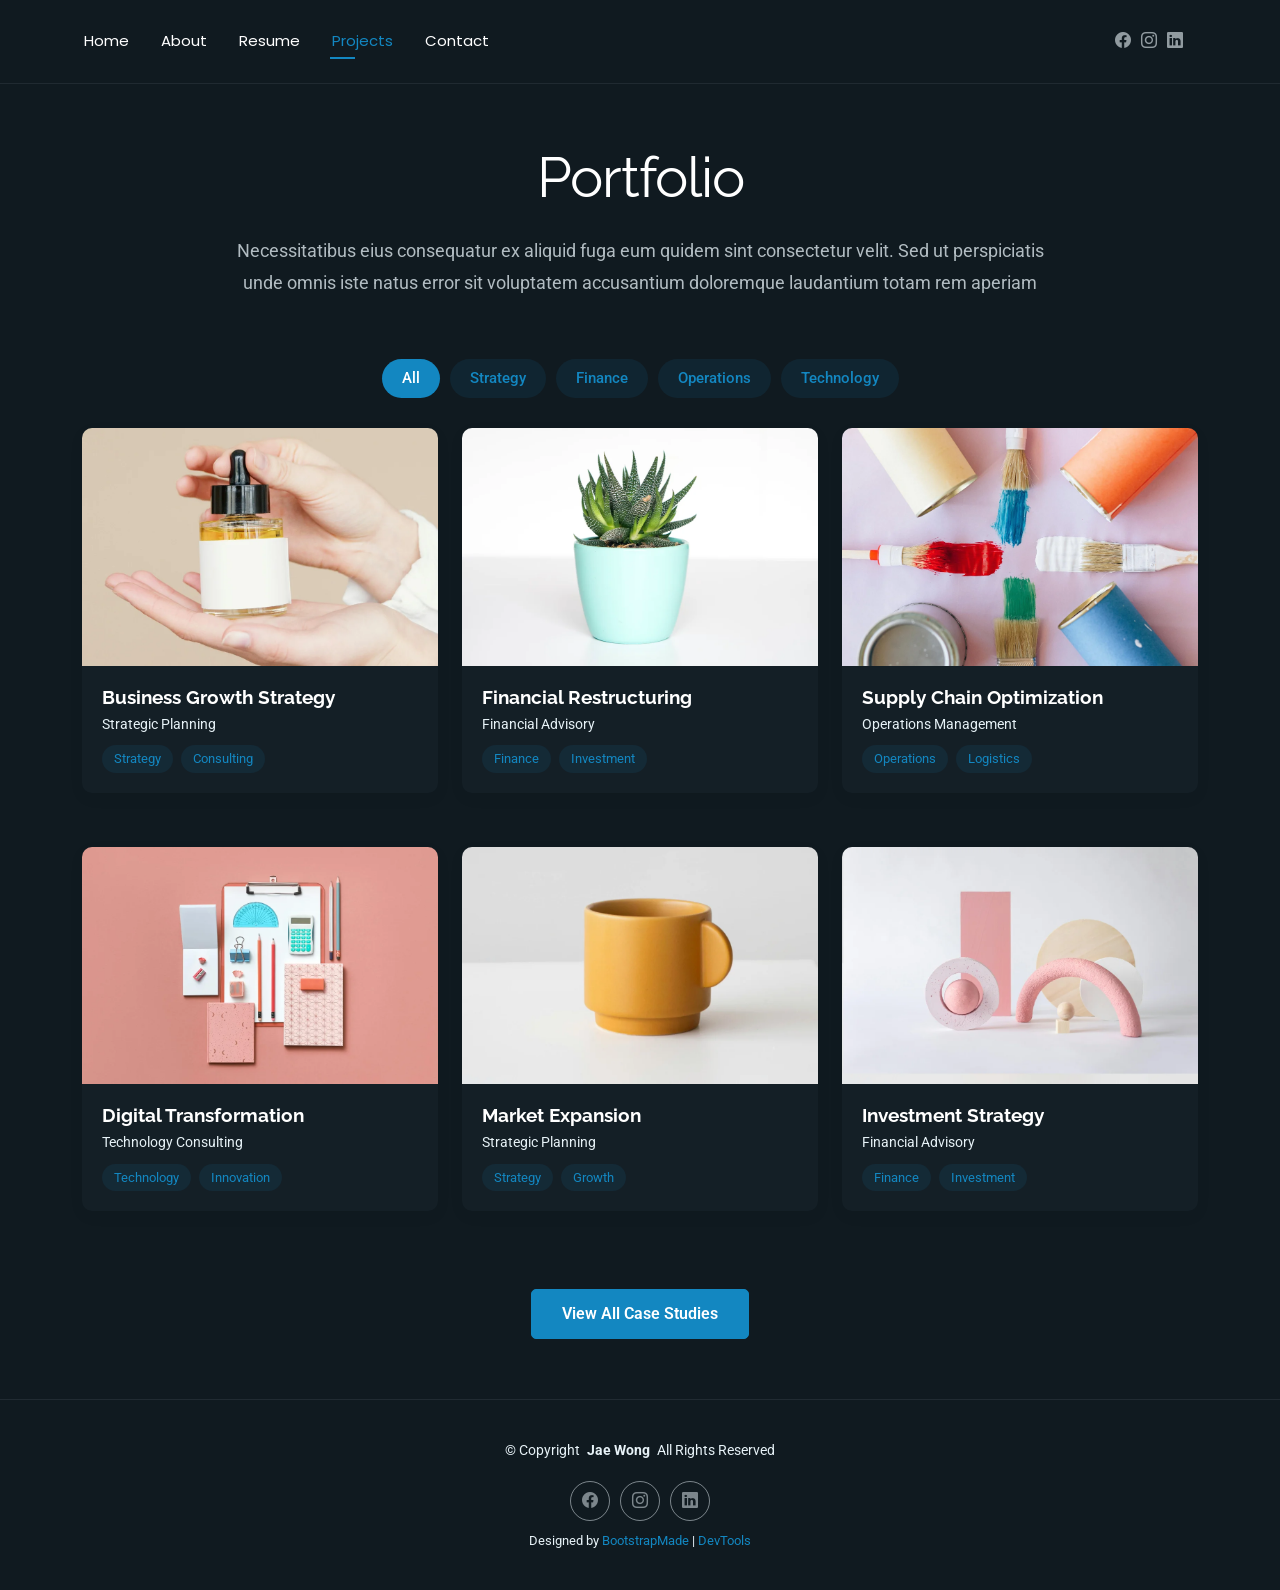
<file: projects.html>
<!DOCTYPE html>
<html lang="en">

<head>
  <meta charset="utf-8">
  <meta content="width=device-width, initial-scale=1.0" name="viewport">
  <title>Portfolio - FolioOne Bootstrap Template</title>
  <meta name="description" content="">
  <meta name="keywords" content="">

  <!-- Favicons -->
  <link href="assets/img/favicon.png" rel="icon">
  <link href="assets/img/apple-touch-icon.png" rel="apple-touch-icon">

  <!-- Fonts -->
  <link href="https://fonts.googleapis.com" rel="preconnect">
  <link href="https://fonts.gstatic.com" rel="preconnect" crossorigin>
  <link href="https://fonts.googleapis.com/css2?family=Roboto:ital,wght@0,100;0,300;0,400;0,500;0,700;0,900;1,100;1,300;1,400;1,500;1,700;1,900&family=Poppins:ital,wght@0,100;0,200;0,300;0,400;0,500;0,600;0,700;0,800;0,900;1,100;1,200;1,300;1,400;1,500;1,600;1,700;1,800;1,900&family=Raleway:ital,wght@0,100;0,200;0,300;0,400;0,500;0,600;0,700;0,800;0,900;1,100;1,200;1,300;1,400;1,500;1,600;1,700;1,800;1,900&display=swap" rel="stylesheet">

  <!-- Vendor CSS Files -->
  <link href="assets/vendor/bootstrap/css/bootstrap.min.css" rel="stylesheet">
  <link href="assets/vendor/bootstrap-icons/bootstrap-icons.css" rel="stylesheet">
  <link href="assets/vendor/aos/aos.css" rel="stylesheet">
  <link href="assets/vendor/swiper/swiper-bundle.min.css" rel="stylesheet">
  <link href="assets/vendor/glightbox/css/glightbox.min.css" rel="stylesheet">

  <!-- Main CSS File -->
  <link href="assets/css/main.css" rel="stylesheet">

  <!-- =======================================================
  * Template Name: FolioOne
  * Template URL: https://bootstrapmade.com/folioone-bootstrap-portfolio-website-template/
  * Updated: Aug 23 2025 with Bootstrap v5.3.7
  * Author: BootstrapMade.com
  * License: https://bootstrapmade.com/license/
  ======================================================== -->
</head>

<body class="portfolio-page">

  <header id="header" class="header d-flex align-items-center light-background sticky-top">
    <div class="container position-relative d-flex align-items-center justify-content-between">

      <!-- <a href="index.html" class="logo d-flex align-items-center me-auto me-xl-0">
      <img src="assets/img/logo.webp" alt="">
      <h1 class="sitename">FolioOne</h1> 
    </a> -->

      <nav id="navmenu" class="navmenu">
        <ul>
          <li><a href="index.html">Home</a></li>
          <li><a href="about.html">About</a></li>
          <li><a href="resume.html">Resume</a></li>
          <!-- <li><a href="services.html">Services</a></li> -->
          <li><a href="projects.html" class="active">Projects</a></li>
          <li><a href="contact.html">Contact</a></li>
        </ul>
        <i class="mobile-nav-toggle d-xl-none bi bi-list"></i>
      </nav>

      <div class="header-social-links">
        <a href="https://www.facebook.com/jaebenhur.wong" class="facebook" target="_blank"><i class="bi bi-facebook"></i></a>
        <a href="https://www.instagram.com/jbnhrwng/" class="instagram" target="_blank"><i class="bi bi-instagram"></i></a>
        <a href="https://www.linkedin.com/in/wong-jae/" class="linkedin" target="_blank"><i class="bi bi-linkedin"></i></a>
      </div>

    </div>
  </header>

  <main class="main">

    <!-- Portfolio Section -->
    <section id="portfolio" class="portfolio section">

      <!-- Section Title -->
      <div class="container section-title" data-aos="fade-up">
        <h2>Portfolio</h2>
        <p>Necessitatibus eius consequatur ex aliquid fuga eum quidem sint consectetur velit. Sed ut perspiciatis unde omnis iste natus error sit voluptatem accusantium doloremque laudantium totam rem aperiam</p>
      </div><!-- End Section Title -->

      <div class="container" data-aos="fade-up" data-aos-delay="100">

        <div class="isotope-layout" data-default-filter="*" data-layout="masonry" data-sort="original-order">
          <ul class="portfolio-filters isotope-filters" data-aos="fade-up" data-aos-delay="200">
            <li data-filter="*" class="filter-active">All</li>
            <li data-filter=".filter-strategy">Strategy</li>
            <li data-filter=".filter-finance">Finance</li>
            <li data-filter=".filter-operations">Operations</li>
            <li data-filter=".filter-technology">Technology</li>
          </ul><!-- End Portfolio Filters -->

          <div class="row gy-4 isotope-container" data-aos="fade-up" data-aos-delay="300">
            <div class="col-lg-4 col-md-6 portfolio-item isotope-item filter-strategy">
              <div class="portfolio-card">
                <div class="portfolio-img">
                  <img src="assets/img/portfolio/portfolio-1.webp" alt="Portfolio Item" class="img-fluid">
                  <div class="portfolio-overlay">
                    <a href="assets/img/portfolio/portfolio-1.webp" class="glightbox portfolio-lightbox"><i class="bi bi-plus"></i></a>
                    <a href="#" class="portfolio-details-link"><i class="bi bi-link"></i></a>
                  </div>
                </div>
                <div class="portfolio-info">
                  <h4>Business Growth Strategy</h4>
                  <p>Strategic Planning</p>
                  <div class="portfolio-tags">
                    <span>Strategy</span>
                    <span>Consulting</span>
                  </div>
                </div>
              </div>
            </div>

            <div class="col-lg-4 col-md-6 portfolio-item isotope-item filter-finance">
              <div class="portfolio-card">
                <div class="portfolio-img">
                  <img src="assets/img/portfolio/portfolio-2.webp" alt="Portfolio Item" class="img-fluid">
                  <div class="portfolio-overlay">
                    <a href="assets/img/portfolio/portfolio-2.webp" class="glightbox portfolio-lightbox"><i class="bi bi-plus"></i></a>
                    <a href="#" class="portfolio-details-link"><i class="bi bi-link"></i></a>
                  </div>
                </div>
                <div class="portfolio-info">
                  <h4>Financial Restructuring</h4>
                  <p>Financial Advisory</p>
                  <div class="portfolio-tags">
                    <span>Finance</span>
                    <span>Investment</span>
                  </div>
                </div>
              </div>
            </div>

            <div class="col-lg-4 col-md-6 portfolio-item isotope-item filter-operations">
              <div class="portfolio-card">
                <div class="portfolio-img">
                  <img src="assets/img/portfolio/portfolio-3.webp" alt="Portfolio Item" class="img-fluid">
                  <div class="portfolio-overlay">
                    <a href="assets/img/portfolio/portfolio-3.webp" class="glightbox portfolio-lightbox"><i class="bi bi-plus"></i></a>
                    <a href="#" class="portfolio-details-link"><i class="bi bi-link"></i></a>
                  </div>
                </div>
                <div class="portfolio-info">
                  <h4>Supply Chain Optimization</h4>
                  <p>Operations Management</p>
                  <div class="portfolio-tags">
                    <span>Operations</span>
                    <span>Logistics</span>
                  </div>
                </div>
              </div>
            </div>

            <div class="col-lg-4 col-md-6 portfolio-item isotope-item filter-technology">
              <div class="portfolio-card">
                <div class="portfolio-img">
                  <img src="assets/img/portfolio/portfolio-4.webp" alt="Portfolio Item" class="img-fluid">
                  <div class="portfolio-overlay">
                    <a href="assets/img/portfolio/portfolio-4.webp" class="glightbox portfolio-lightbox"><i class="bi bi-plus"></i></a>
                    <a href="#" class="portfolio-details-link"><i class="bi bi-link"></i></a>
                  </div>
                </div>
                <div class="portfolio-info">
                  <h4>Digital Transformation</h4>
                  <p>Technology Consulting</p>
                  <div class="portfolio-tags">
                    <span>Technology</span>
                    <span>Innovation</span>
                  </div>
                </div>
              </div>
            </div>

            <div class="col-lg-4 col-md-6 portfolio-item isotope-item filter-strategy">
              <div class="portfolio-card">
                <div class="portfolio-img">
                  <img src="assets/img/portfolio/portfolio-5.webp" alt="Portfolio Item" class="img-fluid">
                  <div class="portfolio-overlay">
                    <a href="assets/img/portfolio/portfolio-5.webp" class="glightbox portfolio-lightbox"><i class="bi bi-plus"></i></a>
                    <a href="#" class="portfolio-details-link"><i class="bi bi-link"></i></a>
                  </div>
                </div>
                <div class="portfolio-info">
                  <h4>Market Expansion</h4>
                  <p>Strategic Planning</p>
                  <div class="portfolio-tags">
                    <span>Strategy</span>
                    <span>Growth</span>
                  </div>
                </div>
              </div>
            </div>

            <div class="col-lg-4 col-md-6 portfolio-item isotope-item filter-finance">
              <div class="portfolio-card">
                <div class="portfolio-img">
                  <img src="assets/img/portfolio/portfolio-6.webp" alt="Portfolio Item" class="img-fluid">
                  <div class="portfolio-overlay">
                    <a href="assets/img/portfolio/portfolio-6.webp" class="glightbox portfolio-lightbox"><i class="bi bi-plus"></i></a>
                    <a href="#" class="portfolio-details-link"><i class="bi bi-link"></i></a>
                  </div>
                </div>
                <div class="portfolio-info">
                  <h4>Investment Strategy</h4>
                  <p>Financial Advisory</p>
                  <div class="portfolio-tags">
                    <span>Finance</span>
                    <span>Investment</span>
                  </div>
                </div>
              </div>
            </div>
          </div><!-- End Portfolio Items Container -->

        </div>

        <div class="text-center mt-5" data-aos="fade-up" data-aos-delay="400">
          <a href="#portfolio" class="btn btn-primary">View All Case Studies</a>
        </div>

      </div>

    </section><!-- /Portfolio Section -->

  </main>

  <footer id="footer" class="footer">

    <div class="container">
      <div class="copyright text-center ">
        <p>© <span>Copyright</span> <strong class="px-1 sitename">Jae Wong</strong> <span>All Rights Reserved<br></span></p>
      </div>
      <div class="social-links d-flex justify-content-center">
        <a href="https://www.facebook.com/jaebenhur.wong" target="_blank"><i class="bi bi-facebook"></i></a>
        <a href="https://www.instagram.com/jbnhrwng/" target="_blank"><i class="bi bi-instagram"></i></a>
        <a href="https://www.linkedin.com/in/wong-jae/" target="_blank"><i class="bi bi-linkedin"></i></a>
      </div>
      <div class="credits">
        <!-- All the links in the footer should remain intact. -->
        <!-- You can delete the links only if you've purchased the pro version. -->
        <!-- Licensing information: https://bootstrapmade.com/license/ -->
        <!-- Purchase the pro version with working PHP/AJAX contact form: [buy-url] -->
        Designed by <a href="https://bootstrapmade.com/">BootstrapMade</a> | <a href="https://bootstrapmade.com/tools/">DevTools</a>
      </div>
    </div>

  </footer>

  <!-- Scroll Top -->
  <a href="#" id="scroll-top" class="scroll-top d-flex align-items-center justify-content-center"><i class="bi bi-arrow-up-short"></i></a>

  <!-- Preloader -->
  <div id="preloader"></div>

  <!-- Vendor JS Files -->
  <script src="assets/vendor/bootstrap/js/bootstrap.bundle.min.js"></script>
  <script src="assets/vendor/php-email-form/validate.js"></script>
  <script src="assets/vendor/aos/aos.js"></script>
  <script src="assets/vendor/typed.js/typed.umd.js"></script>
  <script src="assets/vendor/waypoints/noframework.waypoints.js"></script>
  <script src="assets/vendor/purecounter/purecounter_vanilla.js"></script>
  <script src="assets/vendor/swiper/swiper-bundle.min.js"></script>
  <script src="assets/vendor/imagesloaded/imagesloaded.pkgd.min.js"></script>
  <script src="assets/vendor/isotope-layout/isotope.pkgd.min.js"></script>
  <script src="assets/vendor/glightbox/js/glightbox.min.js"></script>

  <!-- Main JS File -->
  <script src="assets/js/main.js"></script>

</body>

</html>
</file>
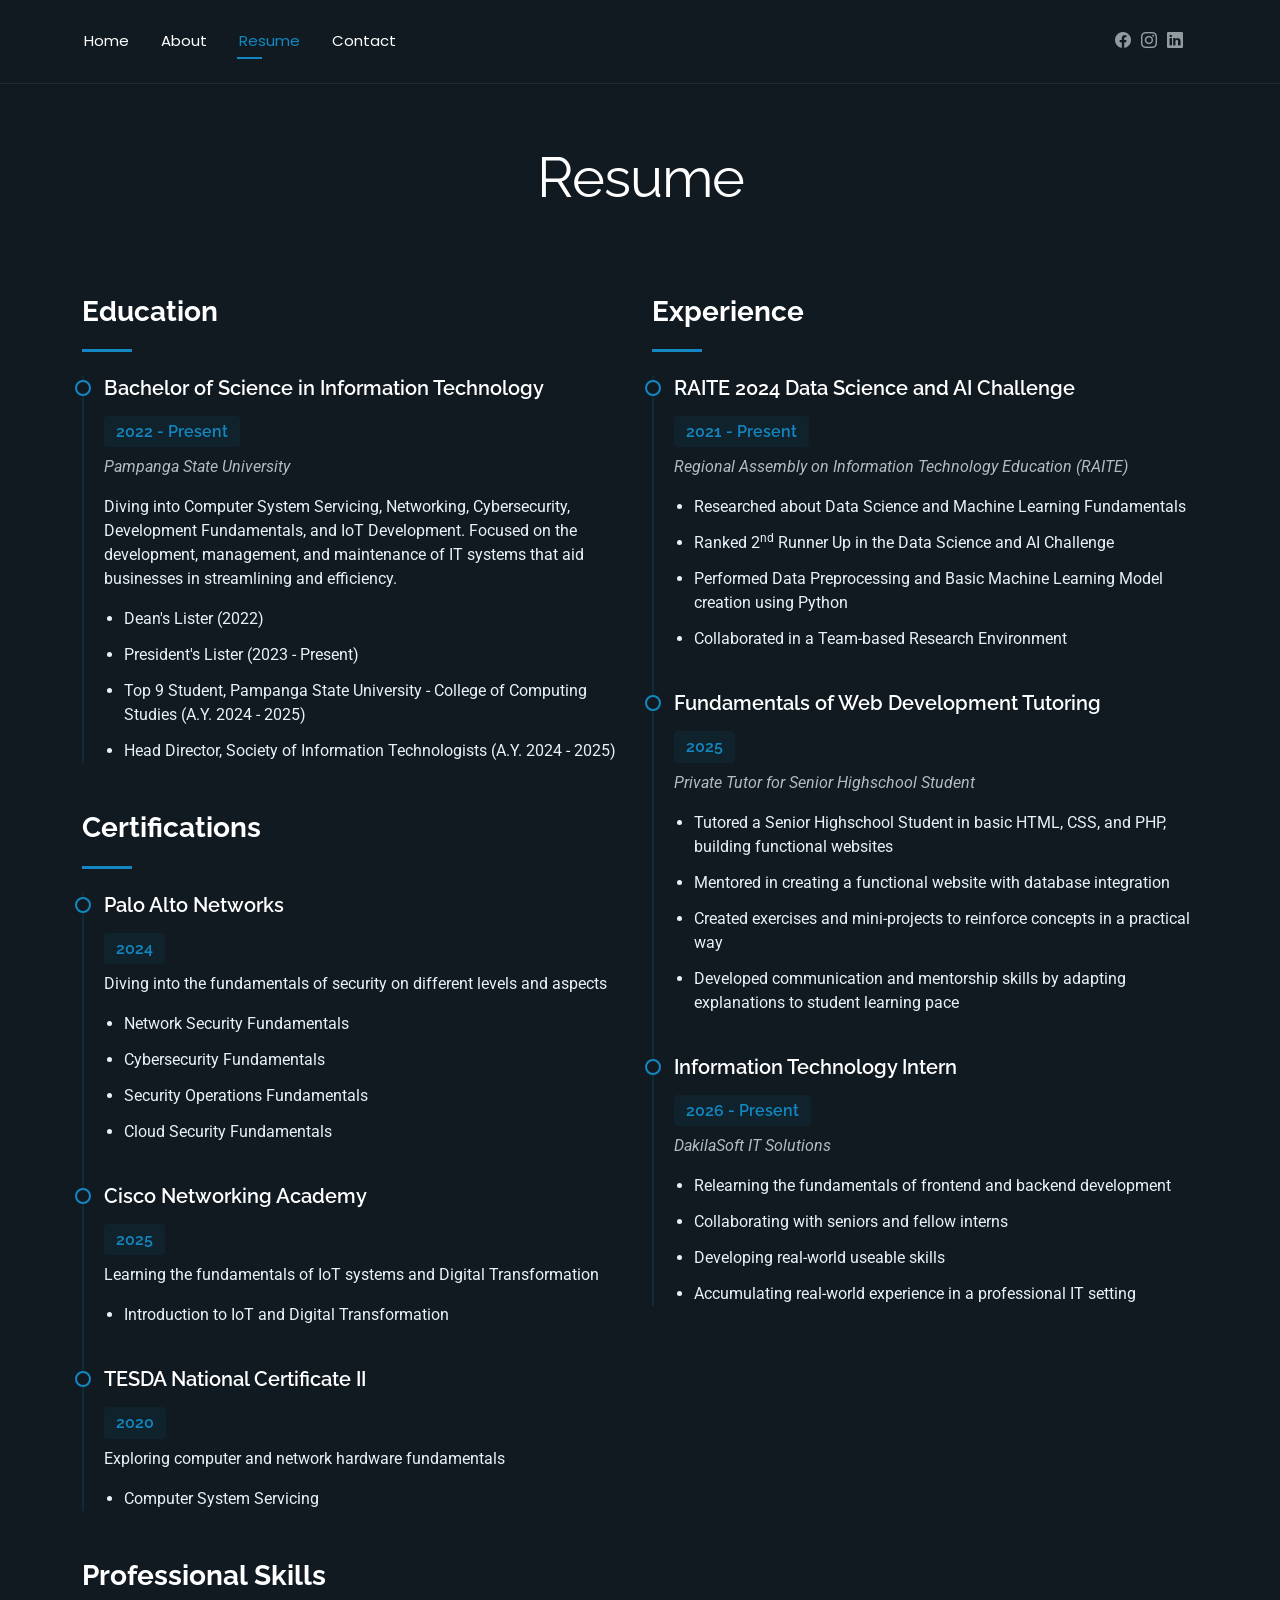
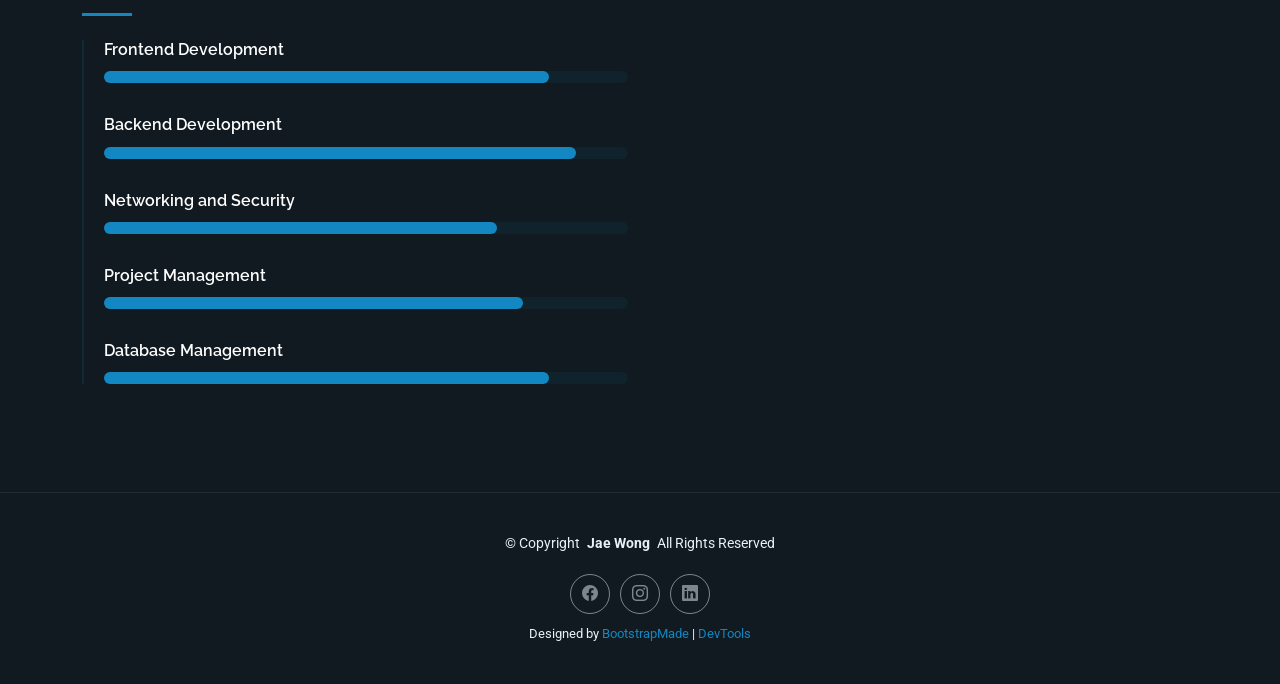
<file: resume.html>
<!DOCTYPE html>
<html lang="en">

<head>
  <meta charset="utf-8">
  <meta content="width=device-width, initial-scale=1.0" name="viewport">
  <title>Resume - FolioOne Bootstrap Template</title>
  <meta name="description" content="">
  <meta name="keywords" content="">

  <!-- Favicons -->
  <link href="assets/img/favicon.png" rel="icon">
  <link href="assets/img/apple-touch-icon.png" rel="apple-touch-icon">

  <!-- Fonts -->
  <link href="https://fonts.googleapis.com" rel="preconnect">
  <link href="https://fonts.gstatic.com" rel="preconnect" crossorigin>
  <link href="https://fonts.googleapis.com/css2?family=Roboto:ital,wght@0,100;0,300;0,400;0,500;0,700;0,900;1,100;1,300;1,400;1,500;1,700;1,900&family=Poppins:ital,wght@0,100;0,200;0,300;0,400;0,500;0,600;0,700;0,800;0,900;1,100;1,200;1,300;1,400;1,500;1,600;1,700;1,800;1,900&family=Raleway:ital,wght@0,100;0,200;0,300;0,400;0,500;0,600;0,700;0,800;0,900;1,100;1,200;1,300;1,400;1,500;1,600;1,700;1,800;1,900&display=swap" rel="stylesheet">

  <!-- Vendor CSS Files -->
  <link href="assets/vendor/bootstrap/css/bootstrap.min.css" rel="stylesheet">
  <link href="assets/vendor/bootstrap-icons/bootstrap-icons.css" rel="stylesheet">
  <link href="assets/vendor/aos/aos.css" rel="stylesheet">
  <link href="assets/vendor/swiper/swiper-bundle.min.css" rel="stylesheet">
  <link href="assets/vendor/glightbox/css/glightbox.min.css" rel="stylesheet">

  <!-- Main CSS File -->
  <link href="assets/css/main.css" rel="stylesheet">

  <!-- =======================================================
  * Template Name: FolioOne
  * Template URL: https://bootstrapmade.com/folioone-bootstrap-portfolio-website-template/
  * Updated: Aug 23 2025 with Bootstrap v5.3.7
  * Author: BootstrapMade.com
  * License: https://bootstrapmade.com/license/
  ======================================================== -->
</head>

<body class="resume-page">

  <header id="header" class="header d-flex align-items-center light-background sticky-top">
    <div class="container position-relative d-flex align-items-center justify-content-between">

      <!-- <a href="index.html" class="logo d-flex align-items-center me-auto me-xl-0">
      <img src="assets/img/logo.webp" alt="">
      <h1 class="sitename">FolioOne</h1> 
    </a> -->

      <nav id="navmenu" class="navmenu">
        <ul>
          <li><a href="index.html">Home</a></li>
          <li><a href="about.html">About</a></li>
          <li><a href="resume.html" class="active">Resume</a></li>
          <!-- <li><a href="services.html">Services</a></li> -->
          <!-- <li><a href="projects.html">Projects</a></li> -->
          <li><a href="contact.html">Contact</a></li>
        </ul>
        <i class="mobile-nav-toggle d-xl-none bi bi-list"></i>
      </nav>

      <div class="header-social-links">
        <a href="https://www.facebook.com/jaebenhur.wong" class="facebook" target="_blank"><i class="bi bi-facebook"></i></a>
        <a href="https://www.instagram.com/jbnhrwng/" class="instagram" target="_blank"><i class="bi bi-instagram"></i></a>
        <a href="https://www.linkedin.com/in/wong-jae/" class="linkedin" target="_blank"><i class="bi bi-linkedin"></i></a>
      </div>

    </div>
  </header>

  <main class="main">

    <!-- Resume Section -->
    <section id="resume" class="resume">

      <!-- Section Title -->
      <div class="container section-title" data-aos="fade-up">
        <h2>Resume</h2>
        <!-- <p>Necessitatibus eius consequatur ex aliquid fuga eum quidem sint consectetur velit. Sed ut perspiciatis unde omnis iste natus error sit voluptatem accusantium doloremque laudantium totam rem aperiam</p> -->
      </div><!-- End Section Title -->

      <div class="container" data-aos="fade-up" data-aos-delay="100">

        <div class="row">
          <div class="col-lg-6">

            <!-- Education Section -->
            <div class="resume-item" data-aos="fade-up">
              <h3 class="resume-title">Education</h3>

              <div class="resume-content">
                <article class="education-item">
                  <h4>Bachelor of Science in Information Technology</h4>
                  <h5>2022 - Present</h5>
                  <p class="institution"><em>Pampanga State University</em></p>
                  <p>Diving into Computer System Servicing, Networking, Cybersecurity, Development Fundamentals, and IoT Development. Focused on the development, management, and maintenance of IT systems that aid businesses in streamlining and efficiency.</p>
                  <ul>
                    <li>Dean's Lister (2022)</li>
                    <li>President's Lister (2023 - Present)</li>
                    <li>Top 9 Student, Pampanga State University - College of Computing Studies (A.Y. 2024 - 2025)</li>
                    <li>Head Director, Society of Information Technologists (A.Y. 2024 - 2025)</li>
                  </ul>
                </article>
              </div>
            </div><!-- End Education Section -->

            <!-- Certification Section -->
            <div class="resume-item" data-aos="fade-up">
              <h3 class="resume-title">Certifications</h3>
              
              <div class="resume-content">
                <article class="education-item">
                  <h4>Palo Alto Networks</h4>
                  <h5>2024</h5>
                  <p>Diving into the fundamentals of security on different levels and aspects</p>
                  <ul>
                    <li>Network Security Fundamentals</li>
                    <li>Cybersecurity Fundamentals</li>
                    <li>Security Operations Fundamentals</li>
                    <li>Cloud Security Fundamentals</li>
                  </ul>
                </article>

                <article class="education-item">
                  <h4>Cisco Networking Academy</h4>
                  <h5>2025</h5>
                  <p>Learning the fundamentals of IoT systems and Digital Transformation</p>
                  <ul>
                    <li>Introduction to IoT and Digital Transformation</li>
                  </ul>
                </article>
                <article class="education-item">
                  <h4>TESDA National Certificate II</h4>
                  <h5>2020</h5>
                  <p>Exploring computer and network hardware fundamentals</p>
                  <ul>
                    <li>Computer System Servicing</li>
                  </ul>
                </article>
              </div>
            </div>
            <!-- Professional Skills Section -->
            <div class="resume-item skills-animation" data-aos="fade-up">
              <h3 class="resume-title">Professional Skills</h3>

              <div class="resume-content">
                <div class="skill-item">
                  <h4>Frontend Development</h4>
                  <div class="progress">
                    <div class="progress-bar" role="progressbar" aria-valuenow="85" aria-valuemin="0" aria-valuemax="100"></div>
                  </div>
                </div>

                <div class="skill-item">
                  <h4>Backend Development</h4>
                  <div class="progress">
                    <div class="progress-bar" role="progressbar" aria-valuenow="90" aria-valuemin="0" aria-valuemax="100"></div>
                  </div>
                </div>

                <div class="skill-item">
                  <h4>Networking and Security</h4>
                  <div class="progress">
                    <div class="progress-bar" role="progressbar" aria-valuenow="75" aria-valuemin="0" aria-valuemax="100"></div>
                  </div>
                </div>

                <div class="skill-item">
                  <h4>Project Management</h4>
                  <div class="progress">
                    <div class="progress-bar" role="progressbar" aria-valuenow="80" aria-valuemin="0" aria-valuemax="100"></div>
                  </div>
                </div>

                 <div class="skill-item">
                  <h4>Database Management</h4>
                  <div class="progress">
                    <div class="progress-bar" role="progressbar" aria-valuenow="85" aria-valuemin="0" aria-valuemax="100"></div>
                  </div>
                </div>
              </div>
            </div><!-- End Professional Skills Section -->
          </div>

          <div class="col-lg-6">
            <!-- Experience Section -->
            <div class="resume-item" data-aos="fade-up" data-aos-delay="100">
              <h3 class="resume-title">Experience</h3>

              <div class="resume-content">
                <article class="experience-item">
                  <h4>RAITE 2024 Data Science and AI Challenge</h4>
                  <h5>2021 - Present</h5>
                  <p class="company"><em>Regional Assembly on Information Technology Education (RAITE)</em></p>
                  <ul>
                    <li>Researched about Data Science and Machine Learning Fundamentals</li>
                    <li>Ranked 2<sup>nd</sup> Runner Up in the Data Science and AI Challenge</li>
                    <li>Performed Data Preprocessing and Basic Machine Learning Model creation using Python</li>
                    <li>Collaborated in a Team-based Research Environment</li>
                  </ul>
                </article>

                <article class="experience-item">
                  <h4>Fundamentals of Web Development Tutoring</h4>
                  <h5>2025</h5>
                  <p class="company"><em>Private Tutor for Senior Highschool Student</em></p>
                  <ul>
                    <li>Tutored a Senior Highschool Student in basic HTML, CSS, and PHP, building functional websites</li>
                    <li>Mentored in creating a functional website with database integration</li>
                    <li>Created exercises and mini-projects to reinforce concepts in a practical way</li>
                    <li>Developed communication and mentorship skills by adapting explanations to student learning pace</li>
                  </ul>
                </article>

                <article class="experience-item">
                  <h4>Information Technology Intern</h4>
                  <h5>2026 - Present</h5>
                  <p class="company"><em>DakilaSoft IT Solutions</em></p>
                  <ul>
                    <li>Relearning the fundamentals of frontend and backend development</li>
                    <li>Collaborating with seniors and fellow interns</li>
                    <li>Developing real-world useable skills</li>
                    <li>Accumulating real-world experience in a professional IT setting</li>
                  </ul>
                </article>
              </div>
            </div><!-- End Experience Section -->
          </div>
        </div>

      </div>

    </section><!-- /Resume Section -->

  </main>

  <footer id="footer" class="footer">

    <div class="container">
      <div class="copyright text-center ">
        <p>© <span>Copyright</span> <strong class="px-1 sitename">Jae Wong</strong> <span>All Rights Reserved<br></span></p>
      </div>
      <div class="social-links d-flex justify-content-center">
        <a href="https://www.facebook.com/jaebenhur.wong" target="_blank"><i class="bi bi-facebook"></i></a>
        <a href="https://www.instagram.com/jbnhrwng/" target="_blank"><i class="bi bi-instagram"></i></a>
        <a href="https://www.linkedin.com/in/wong-jae/" target="_blank"><i class="bi bi-linkedin"></i></a>
      </div>
      <div class="credits">
        <!-- All the links in the footer should remain intact. -->
        <!-- You can delete the links only if you've purchased the pro version. -->
        <!-- Licensing information: https://bootstrapmade.com/license/ -->
        <!-- Purchase the pro version with working PHP/AJAX contact form: [buy-url] -->
        Designed by <a href="https://bootstrapmade.com/">BootstrapMade</a> | <a href="https://bootstrapmade.com/tools/">DevTools</a>
      </div>
    </div>

  </footer>

  <!-- Scroll Top -->
  <a href="#" id="scroll-top" class="scroll-top d-flex align-items-center justify-content-center"><i class="bi bi-arrow-up-short"></i></a>

  <!-- Preloader -->
  <div id="preloader"></div>

  <!-- Vendor JS Files -->
  <script src="assets/vendor/bootstrap/js/bootstrap.bundle.min.js"></script>
  <script src="assets/vendor/php-email-form/validate.js"></script>
  <script src="assets/vendor/aos/aos.js"></script>
  <script src="assets/vendor/typed.js/typed.umd.js"></script>
  <script src="assets/vendor/waypoints/noframework.waypoints.js"></script>
  <script src="assets/vendor/purecounter/purecounter_vanilla.js"></script>
  <script src="assets/vendor/swiper/swiper-bundle.min.js"></script>
  <script src="assets/vendor/imagesloaded/imagesloaded.pkgd.min.js"></script>
  <script src="assets/vendor/isotope-layout/isotope.pkgd.min.js"></script>
  <script src="assets/vendor/glightbox/js/glightbox.min.js"></script>

  <!-- Main JS File -->
  <script src="assets/js/main.js"></script>

</body>

</html>
</file>
<file: assets/css/main.css>
/**
* Template Name: FolioOne
* Template URL: https://bootstrapmade.com/folioone-bootstrap-portfolio-website-template/
* Updated: Aug 23 2025 with Bootstrap v5.3.7
* Author: BootstrapMade.com
* License: https://bootstrapmade.com/license/
*/

/*--------------------------------------------------------------
# Font & Color Variables
# Help: https://bootstrapmade.com/color-system/
--------------------------------------------------------------*/
/* Fonts */
:root {
  --default-font: "Roboto",  system-ui, -apple-system, "Segoe UI", Roboto, "Helvetica Neue", Arial, "Noto Sans", "Liberation Sans", sans-serif, "Apple Color Emoji", "Segoe UI Emoji", "Segoe UI Symbol", "Noto Color Emoji";
  --heading-font: "Raleway",  sans-serif;
  --nav-font: "Poppins",  sans-serif;
}

/* Global Colors - The following color variables are used throughout the website. Updating them here will change the color scheme of the entire website */
:root { 
  --background-color: #101a20; /* Background color for the entire website, including individual sections */
  --default-color: #e7f2f7; /* Default color used for the majority of the text content across the entire website */
  --heading-color: #ffffff; /* Color for headings, subheadings and title throughout the website */
  --accent-color: #1387c1; /* Accent color that represents your brand on the website. It's used for buttons, links, and other elements that need to stand out */
  --surface-color: #141f26; /* The surface color is used as a background of boxed elements within sections, such as cards, icon boxes, or other elements that require a visual separation from the global background. */
  --contrast-color: #ffffff; /* Contrast color for text, ensuring readability against backgrounds of accent, heading, or default colors. */
}

/* Nav Menu Colors - The following color variables are used specifically for the navigation menu. They are separate from the global colors to allow for more customization options */
:root {
  --nav-color: #ffffff;  /* The default color of the main navmenu links */
  --nav-hover-color: #1387c1; /* Applied to main navmenu links when they are hovered over or active */
  --nav-mobile-background-color: #213642; /* Used as the background color for mobile navigation menu */
  --nav-dropdown-background-color: #051117; /* Used as the background color for dropdown items that appear when hovering over primary navigation items */
  --nav-dropdown-color: #e7f2f7; /* Used for navigation links of the dropdown items in the navigation menu. */
  --nav-dropdown-hover-color: #1387c1; /* Similar to --nav-hover-color, this color is applied to dropdown navigation links when they are hovered over. */
}

/* Color Presets - These classes override global colors when applied to any section or element, providing reuse of the sam color scheme. */

.light-background {
  --background-color: #142027;
  --surface-color: #325264;
}

.dark-background {
  --background-color: #0b1419;
  --default-color: #ffffff;
  --heading-color: #ffffff;
  --surface-color: #252525;
  --contrast-color: #ffffff;
}

/* Smooth scroll */
:root {
  scroll-behavior: smooth;
}

/*--------------------------------------------------------------
# General Styling & Shared Classes
--------------------------------------------------------------*/
body {
  color: var(--default-color);
  background-color: var(--background-color);
  font-family: var(--default-font);
}

a {
  color: var(--accent-color);
  text-decoration: none;
  transition: 0.3s;
}

a:hover {
  color: color-mix(in srgb, var(--accent-color), transparent 25%);
  text-decoration: none;
}

h1,
h2,
h3,
h4,
h5,
h6 {
  color: var(--heading-color);
  font-family: var(--heading-font);
}

/* PHP Email Form Messages
------------------------------*/
.php-email-form .error-message {
  display: none;
  background: #df1529;
  color: #ffffff;
  text-align: left;
  padding: 15px;
  margin-bottom: 24px;
  font-weight: 600;
}

.php-email-form .sent-message {
  display: none;
  color: #ffffff;
  background: #059652;
  text-align: center;
  padding: 15px;
  margin-bottom: 24px;
  font-weight: 600;
}

.php-email-form .loading {
  display: none;
  background: var(--surface-color);
  text-align: center;
  padding: 15px;
  margin-bottom: 24px;
}

.php-email-form .loading:before {
  content: "";
  display: inline-block;
  border-radius: 50%;
  width: 24px;
  height: 24px;
  margin: 0 10px -6px 0;
  border: 3px solid var(--accent-color);
  border-top-color: var(--surface-color);
  animation: php-email-form-loading 1s linear infinite;
}

@keyframes php-email-form-loading {
  0% {
    transform: rotate(0deg);
  }

  100% {
    transform: rotate(360deg);
  }
}

/*--------------------------------------------------------------
# Global Header
--------------------------------------------------------------*/
.header {
  --background-color: rgba(255, 255, 255, 0);
  color: var(--default-color);
  background-color: var(--background-color);
  padding: 15px 0;
  transition: all 0.5s;
  z-index: 997;
  border-bottom: 1px solid color-mix(in srgb, var(--default-color), transparent 92%);
}

.header .logo {
  line-height: 1;
}

.header .logo img {
  max-height: 36px;
  margin-right: 8px;
}

.header .logo h1 {
  font-size: 32px;
  margin: 0;
  font-weight: 400;
  color: var(--heading-color);
}

.header .header-social-links {
  padding-right: 15px;
}

.header .header-social-links a {
  color: color-mix(in srgb, var(--default-color), transparent 40%);
  padding-left: 6px;
  display: inline-block;
  transition: 0.3s;
  font-size: 16px;
}

.header .header-social-links a:hover {
  color: var(--default-color);
}

.header .header-social-links a i {
  line-height: 0px;
}

@media (max-width: 1200px) {
  .header .logo {
    order: 1;
  }

  .header .header-social-links {
    order: 2;
  }

  .header .navmenu {
    order: 3;
  }
}

/* Global Header on Scroll
------------------------------*/
.scrolled .header {
  --background-color: rgba(16, 26, 32, 0.9);
}

/*--------------------------------------------------------------
# Navigation Menu
--------------------------------------------------------------*/
/* Desktop Navigation */
@media (min-width: 1200px) {
  .navmenu {
    padding: 0;
  }

  .navmenu ul {
    margin: 0;
    padding: 0;
    display: flex;
    list-style: none;
    align-items: center;
  }

  .navmenu li {
    position: relative;
  }

  .navmenu>ul>li {
    white-space: nowrap;
    padding: 15px 28px 15px 0;
  }

  .navmenu>ul>li:last-child {
    padding-right: 0;
  }

  .navmenu a,
  .navmenu a:focus {
    color: var(--nav-color);
    font-size: 15px;
    padding: 0 2px;
    font-family: var(--nav-font);
    font-weight: 400;
    display: flex;
    align-items: center;
    justify-content: space-between;
    white-space: nowrap;
    transition: 0.3s;
    position: relative;
  }

  .navmenu a i,
  .navmenu a:focus i {
    font-size: 12px;
    line-height: 0;
    margin-left: 5px;
    transition: 0.3s;
  }

  .navmenu>ul>li>a:before {
    content: "";
    position: absolute;
    height: 2px;
    bottom: -6px;
    left: 0;
    background-color: var(--nav-hover-color);
    visibility: hidden;
    width: 0px;
    transition: all 0.3s ease-in-out 0s;
  }

  .navmenu a:hover:before,
  .navmenu li:hover>a:before,
  .navmenu .active:before {
    visibility: visible;
    width: 25px;
  }

  .navmenu li:hover>a,
  .navmenu .active,
  .navmenu .active:focus {
    color: var(--nav-hover-color);
  }

  .navmenu .dropdown ul {
    margin: 0;
    padding: 10px 0;
    background: var(--nav-dropdown-background-color);
    display: block;
    position: absolute;
    visibility: hidden;
    left: -5px;
    top: 130%;
    opacity: 0;
    transition: 0.3s;
    border-radius: 4px;
    z-index: 99;
    box-shadow: 0px 0px 30px rgba(0, 0, 0, 0.1);
  }

  .navmenu .dropdown ul li {
    min-width: 200px;
  }

  .navmenu .dropdown ul a {
    padding: 10px 20px;
    font-size: 15px;
    text-transform: none;
    color: var(--nav-dropdown-color);
  }

  .navmenu .dropdown ul a i {
    font-size: 12px;
  }

  .navmenu .dropdown ul a:hover,
  .navmenu .dropdown ul .active:hover,
  .navmenu .dropdown ul li:hover>a {
    color: var(--nav-dropdown-hover-color);
  }

  .navmenu .dropdown:hover>ul {
    opacity: 1;
    top: 100%;
    visibility: visible;
  }

  .navmenu .dropdown .dropdown ul {
    top: 0;
    left: -90%;
    visibility: hidden;
  }

  .navmenu .dropdown .dropdown:hover>ul {
    opacity: 1;
    top: 0;
    left: -100%;
    visibility: visible;
  }
}

/* Mobile Navigation */
@media (max-width: 1199px) {
  .mobile-nav-toggle {
    color: var(--nav-color);
    font-size: 28px;
    line-height: 0;
    margin-right: 10px;
    cursor: pointer;
    transition: color 0.3s;
  }

  .navmenu {
    padding: 0;
    z-index: 9997;
  }

  .navmenu ul {
    display: none;
    list-style: none;
    position: absolute;
    inset: 60px 20px 20px 20px;
    padding: 10px 0;
    margin: 0;
    border-radius: 6px;
    background-color: var(--nav-mobile-background-color);
    border: 1px solid color-mix(in srgb, var(--default-color), transparent 90%);
    box-shadow: none;
    overflow-y: auto;
    transition: 0.3s;
    z-index: 9998;
  }

  .navmenu a,
  .navmenu a:focus {
    color: var(--nav-dropdown-color);
    padding: 10px 20px;
    font-family: var(--nav-font);
    font-size: 17px;
    font-weight: 500;
    display: flex;
    align-items: center;
    justify-content: space-between;
    white-space: nowrap;
    transition: 0.3s;
  }

  .navmenu a i,
  .navmenu a:focus i {
    font-size: 12px;
    line-height: 0;
    margin-left: 5px;
    width: 30px;
    height: 30px;
    display: flex;
    align-items: center;
    justify-content: center;
    border-radius: 50%;
    transition: 0.3s;
    background-color: color-mix(in srgb, var(--accent-color), transparent 90%);
  }

  .navmenu a i:hover,
  .navmenu a:focus i:hover {
    background-color: var(--accent-color);
    color: var(--contrast-color);
  }

  .navmenu a:hover,
  .navmenu .active,
  .navmenu .active:focus {
    color: var(--nav-dropdown-hover-color);
  }

  .navmenu .active i,
  .navmenu .active:focus i {
    background-color: var(--accent-color);
    color: var(--contrast-color);
    transform: rotate(180deg);
  }

  .navmenu .dropdown ul {
    position: static;
    display: none;
    z-index: 99;
    padding: 10px 0;
    margin: 10px 20px;
    background-color: var(--nav-dropdown-background-color);
    transition: all 0.5s ease-in-out;
  }

  .navmenu .dropdown ul ul {
    background-color: rgba(33, 37, 41, 0.1);
  }

  .navmenu .dropdown>.dropdown-active {
    display: block;
    background-color: rgba(33, 37, 41, 0.03);
  }

  .mobile-nav-active {
    overflow: hidden;
  }

  .mobile-nav-active .mobile-nav-toggle {
    color: #fff;
    position: absolute;
    font-size: 32px;
    top: 15px;
    right: 15px;
    margin-right: 0;
    z-index: 9999;
  }

  .mobile-nav-active .navmenu {
    position: fixed;
    overflow: hidden;
    inset: 0;
    background: rgba(33, 37, 41, 0.8);
    transition: 0.3s;
  }

  .mobile-nav-active .navmenu>ul {
    display: block;
  }
}

/*--------------------------------------------------------------
# Global Footer
--------------------------------------------------------------*/
.footer {
  color: var(--default-color);
  background-color: var(--background-color);
  font-size: 14px;
  padding: 40px 0;
  position: relative;
  border-top: 1px solid color-mix(in srgb, var(--default-color), transparent 92%);
}

.footer .copyright p {
  margin-bottom: 0;
}

.footer .social-links {
  margin-top: 20px;
}

.footer .social-links a {
  display: flex;
  align-items: center;
  justify-content: center;
  width: 40px;
  height: 40px;
  border-radius: 50%;
  border: 1px solid color-mix(in srgb, var(--default-color), transparent 50%);
  font-size: 16px;
  color: color-mix(in srgb, var(--default-color), transparent 50%);
  margin: 0 5px;
  transition: 0.3s;
}

.footer .social-links a:hover {
  color: var(--accent-color);
  border-color: var(--accent-color);
}

.footer .credits {
  margin-top: 10px;
  font-size: 13px;
  text-align: center;
}

/*--------------------------------------------------------------
# Preloader
--------------------------------------------------------------*/
#preloader {
  position: fixed;
  inset: 0;
  z-index: 9999;
  overflow: hidden;
  background-color: var(--background-color);
  transition: all 0.6s ease-out;
  width: 100%;
  height: 100vh;
}

#preloader:before,
#preloader:after {
  content: "";
  position: absolute;
  border: 4px solid var(--accent-color);
  border-radius: 50%;
  animation: animate-preloader 2s cubic-bezier(0, 0.2, 0.8, 1) infinite;
}

#preloader:after {
  animation-delay: -0.5s;
}

@keyframes animate-preloader {
  0% {
    width: 10px;
    height: 10px;
    top: calc(50% - 5px);
    left: calc(50% - 5px);
    opacity: 1;
  }

  100% {
    width: 72px;
    height: 72px;
    top: calc(50% - 36px);
    left: calc(50% - 36px);
    opacity: 0;
  }
}

/*--------------------------------------------------------------
# Scroll Top Button
--------------------------------------------------------------*/
.scroll-top {
  position: fixed;
  visibility: hidden;
  opacity: 0;
  right: 15px;
  bottom: -15px;
  z-index: 99999;
  background-color: var(--accent-color);
  width: 44px;
  height: 44px;
  border-radius: 50px;
  transition: all 0.4s;
}

.scroll-top i {
  font-size: 24px;
  color: var(--contrast-color);
  line-height: 0;
}

.scroll-top:hover {
  background-color: color-mix(in srgb, var(--accent-color), transparent 20%);
  color: var(--contrast-color);
}

.scroll-top.active {
  visibility: visible;
  opacity: 1;
  bottom: 15px;
}

/*--------------------------------------------------------------
# Disable aos animation delay on mobile devices
--------------------------------------------------------------*/
@media screen and (max-width: 768px) {
  [data-aos-delay] {
    transition-delay: 0 !important;
  }
}

/*--------------------------------------------------------------
# Global Page Titles & Breadcrumbs
--------------------------------------------------------------*/
.page-title {
  color: var(--default-color);
  background-color: var(--background-color);
  position: relative;
}

.page-title .heading {
  padding: 80px 0;
  border-top: 1px solid color-mix(in srgb, var(--default-color), transparent 90%);
}

.page-title .heading h1 {
  font-size: 38px;
  font-weight: 700;
}

.page-title nav {
  background-color: color-mix(in srgb, var(--default-color), transparent 96%);
  padding: 20px 0;
}

.page-title nav ol {
  display: flex;
  flex-wrap: wrap;
  list-style: none;
  padding: 0;
  margin: 0;
  font-size: 16px;
  font-weight: 400;
}

.page-title nav ol li+li {
  padding-left: 10px;
}

.page-title nav ol li+li::before {
  content: "/";
  display: inline-block;
  padding-right: 10px;
  color: color-mix(in srgb, var(--default-color), transparent 70%);
}

/*--------------------------------------------------------------
# Global Sections
--------------------------------------------------------------*/
section,
.section {
  color: var(--default-color);
  background-color: var(--background-color);
  padding: 60px 0;
  scroll-margin-top: 100px;
  overflow: clip;
}

@media (max-width: 1199px) {

  section,
  .section {
    scroll-margin-top: 66px;
  }
}

/*--------------------------------------------------------------
# Global Section Titles
--------------------------------------------------------------*/
.section-title {
  text-align: center;
  padding-bottom: 60px;
  position: relative;
}

.section-title h2 {
  font-size: 3.5rem;
  font-weight: 400;
  line-height: 1.2;
  color: var(--heading-color);
  margin-bottom: 1.5rem;
  letter-spacing: -1px;
}

@media (max-width: 768px) {
  .section-title h2 {
    font-size: 2.5rem;
  }
}

.section-title p {
  font-size: 1.125rem;
  line-height: 1.8;
  color: color-mix(in srgb, var(--default-color), transparent 25%);
  max-width: 900px;
  margin: 0 auto;
  text-wrap: balance;
}

/*--------------------------------------------------------------
# Hero Section
--------------------------------------------------------------*/
.hero {
  padding: 80px 0;
  min-height: 100vh;
  display: flex;
  align-items: center;
}

.hero .hero-content h1 {
  font-size: 3.5rem;
  font-weight: 700;
  margin-bottom: 1rem;
  line-height: 1.2;
}

.hero .hero-content h1 .highlight {
  color: var(--accent-color);
  position: relative;
}

.hero .hero-content h1 .highlight::after {
  content: "";
  position: absolute;
  bottom: 0;
  left: 0;
  width: 100%;
  height: 3px;
  background: linear-gradient(90deg, var(--accent-color), color-mix(in srgb, var(--accent-color), transparent 50%));
  border-radius: 2px;
}

@media (max-width: 768px) {
  .hero .hero-content h1 {
    font-size: 2.5rem;
  }
}

.hero .hero-content h2 {
  font-size: 1.5rem;
  font-weight: 400;
  margin-bottom: 2rem;
  color: color-mix(in srgb, var(--default-color), transparent 20%);
}

.hero .hero-content h2 .typed {
  color: var(--accent-color);
  font-weight: 600;
}

@media (max-width: 768px) {
  .hero .hero-content h2 {
    font-size: 1.25rem;
  }
}

.hero .hero-content p {
  font-size: 1.1rem;
  line-height: 1.6;
  margin-bottom: 2.5rem;
  color: color-mix(in srgb, var(--default-color), transparent 30%);
}

.hero .hero-actions {
  display: flex;
  gap: 1rem;
  margin-bottom: 3rem;
}

.hero .hero-actions .btn {
  padding: 12px 30px;
  border-radius: 50px;
  font-weight: 600;
  text-decoration: none;
  transition: all 0.3s ease;
  border: 2px solid;
}

.hero .hero-actions .btn.btn-primary {
  background: var(--accent-color);
  color: var(--contrast-color);
  border-color: var(--accent-color);
}

.hero .hero-actions .btn.btn-primary:hover {
  background: color-mix(in srgb, var(--accent-color), black 15%);
  border-color: color-mix(in srgb, var(--accent-color), black 15%);
  transform: translateY(-2px);
}

.hero .hero-actions .btn.btn-outline {
  background: transparent;
  color: var(--accent-color);
  border-color: var(--accent-color);
}

.hero .hero-actions .btn.btn-outline:hover {
  transform: translateY(-2px);
}

@media (max-width: 576px) {
  .hero .hero-actions {
    flex-direction: column;
  }

  .hero .hero-actions .btn {
    text-align: center;
  }
}

.hero .social-links {
  display: flex;
  gap: 1rem;
}

.hero .social-links a {
  width: 45px;
  height: 45px;
  background: var(--surface-color);
  border-radius: 50%;
  display: flex;
  align-items: center;
  justify-content: center;
  color: var(--default-color);
  font-size: 1.2rem;
  transition: all 0.3s ease;
}

.hero .social-links a:hover {
  background: var(--accent-color);
  color: var(--contrast-color);
  transform: translateY(-3px);
  box-shadow: 0 8px 25px color-mix(in srgb, var(--accent-color), transparent 70%);
}

.hero .hero-image {
  position: relative;
}

.hero .hero-image .image-wrapper {
  position: relative;
  max-width: 450px;
  margin: 0 auto;
}

.hero .hero-image .image-wrapper img {
  border-radius: 20px;
  box-shadow: 0 5px 15px color-mix(in srgb, var(--default-color), transparent 95%);
  transition: transform 0.3s ease;
}

.hero .hero-image .image-wrapper img:hover {
  transform: scale(1.02);
}

.hero .hero-image .floating-elements {
  position: absolute;
  top: 0;
  left: 0;
  right: 0;
  bottom: 0;
  pointer-events: none;
}

.hero .hero-image .floating-elements .floating-card {
  position: absolute;
  background: var(--surface-color);
  padding: 15px 20px;
  border-radius: 15px;
  box-shadow: 0 10px 30px color-mix(in srgb, var(--default-color), transparent 90%);
  display: flex;
  align-items: center;
  gap: 10px;
  font-weight: 600;
  animation: float 3s ease-in-out infinite;
}

.hero .hero-image .floating-elements .floating-card i {
  font-size: 1.5rem;
  color: var(--accent-color);
}

.hero .hero-image .floating-elements .floating-card.design {
  top: 10%;
  right: -10%;
  animation-delay: 0s;
}

.hero .hero-image .floating-elements .floating-card.code {
  bottom: 30%;
  left: -15%;
  animation-delay: 1s;
}

.hero .hero-image .floating-elements .floating-card.creativity {
  top: 60%;
  right: -5%;
  animation-delay: 2s;
}

@media (max-width: 992px) {
  .hero .hero-image .floating-elements .floating-card {
    display: none;
  }
}

@keyframes float {

  0%,
  100% {
    transform: translateY(0px);
  }

  50% {
    transform: translateY(-10px);
  }
}

@media (max-width: 992px) {
  .hero .hero-content {
    text-align: center;
    margin-bottom: 3rem;
  }
}

/*--------------------------------------------------------------
# About Section
--------------------------------------------------------------*/
.about .intro-content .eyebrow {
  display: inline-block;
  letter-spacing: 0.12em;
  text-transform: uppercase;
  font-size: 12px;
  color: color-mix(in srgb, var(--default-color), transparent 40%);
  margin-bottom: 16px;
}

.about .intro-content .headline {
  font-family: var(--heading-font);
  font-weight: 300;
  line-height: 1.2;
  font-size: clamp(28px, 4vw, 44px);
  margin: 0 0 24px 0;
}

.about .intro-content .lead {
  font-size: 18px;
  line-height: 1.8;
  color: color-mix(in srgb, var(--default-color), transparent 10%);
  margin-bottom: 24px;
}

.about .intro-content p {
  line-height: 1.8;
  margin-bottom: 24px;
  color: color-mix(in srgb, var(--default-color), transparent 5%);
}

.about .intro-content .cta-group {
  display: flex;
  gap: 24px;
  align-items: center;
  margin-top: 24px;
}

.about .intro-content .cta-group .btn-ghost {
  display: inline-flex;
  align-items: center;
  gap: 8px;
  padding: 12px 18px;
  border-radius: 6px;
  color: var(--accent-color);
  background: color-mix(in srgb, var(--accent-color), transparent 92%);
  border: 1px solid color-mix(in srgb, var(--accent-color), transparent 70%);
  transition: 0.3s ease-in-out;
}

.about .intro-content .cta-group .btn-ghost:hover,
.about .intro-content .cta-group .btn-ghost:focus {
  color: var(--contrast-color);
  background: var(--accent-color);
  border-color: var(--accent-color);
  outline: none;
  box-shadow: 0 0 0 3px color-mix(in srgb, var(--accent-color), transparent 70%);
}

.about .intro-content .cta-group .link-underline {
  display: inline-flex;
  align-items: center;
  gap: 8px;
  position: relative;
  color: var(--accent-color);
  padding-bottom: 4px;
  transition: 0.3s ease-in-out;
}

.about .intro-content .cta-group .link-underline::after {
  content: "";
  position: absolute;
  left: 0;
  right: 0;
  bottom: 0;
  height: 1px;
  background: color-mix(in srgb, var(--accent-color), transparent 40%);
  transform: scaleX(0.4);
  transform-origin: left;
  transition: 0.3s ease-in-out;
}

.about .intro-content .cta-group .link-underline:hover,
.about .intro-content .cta-group .link-underline:focus {
  color: color-mix(in srgb, var(--accent-color), transparent 10%);
  outline: none;
}

.about .intro-content .cta-group .link-underline:hover::after,
.about .intro-content .cta-group .link-underline:focus::after {
  transform: scaleX(1);
}

.about .profile-figure {
  margin: 0;
}

.about .profile-figure .profile-photo {
  width: 88%;
  max-width: 440px;
  border-radius: 18px;
  box-shadow: 0 10px 30px color-mix(in srgb, var(--default-color), transparent 92%);
  transform: translateY(0);
  transition: transform 0.3s ease-in-out;
}

.about .profile-figure .profile-caption {
  margin-top: 24px;
  display: flex;
  align-items: center;
  justify-content: center;
}

.about .profile-figure .profile-caption .meta {
  font-size: 14px;
  color: color-mix(in srgb, var(--default-color), transparent 20%);
}

.about .profile-figure .profile-caption .meta .funfact {
  font-size: 13px;
  margin-top: 4px;
  color: color-mix(in srgb, var(--default-color), transparent 35%);
}

.about .profile-figure:hover .profile-photo {
  transform: translateY(-4px);
}

.about .skill-item {
  padding: 24px;
  border-radius: 6px;
  transition: 0.3s ease-in-out;
  background: color-mix(in srgb, var(--surface-color), var(--accent-color) 2%);
  border: 1px solid color-mix(in srgb, var(--default-color), transparent 88%);
  height: 100%;
}

.about .skill-item i {
  font-size: 24px;
  color: var(--accent-color);
  margin-bottom: 16px;
  display: inline-block;
}

.about .skill-item h3 {
  font-size: 16px;
  margin-bottom: 6px;
  font-weight: 500;
}

.about .skill-item p {
  margin: 0;
  font-size: 14px;
  color: color-mix(in srgb, var(--default-color), transparent 25%);
}

.about .skill-item:hover {
  transform: translateY(-3px);
  border-color: color-mix(in srgb, var(--accent-color), transparent 60%);
  box-shadow: 0 10px 30px color-mix(in srgb, var(--default-color), transparent 92%);
}

.about .timeline-item {
  position: relative;
  padding-left: 26px;
}

.about .timeline-item time {
  display: inline-block;
  font-size: 12px;
  letter-spacing: 0.08em;
  text-transform: uppercase;
  color: color-mix(in srgb, var(--default-color), transparent 45%);
  margin-bottom: 6px;
}

.about .timeline-item h4 {
  font-size: 18px;
  font-weight: 400;
  margin: 0 0 6px;
}

.about .timeline-item p {
  font-size: 14px;
  color: color-mix(in srgb, var(--default-color), transparent 25%);
  margin: 0;
}

.about .timeline-item .dot {
  position: absolute;
  left: 0;
  top: 4px;
  width: 10px;
  height: 10px;
  border-radius: 50%;
  background: var(--accent-color);
  box-shadow: 0 0 0 6px color-mix(in srgb, var(--accent-color), transparent 80%);
}

.about .personal-quote {
  padding: 24px 0;
}

.about .personal-quote p {
  font-family: var(--heading-font);
  font-weight: 300;
  font-size: clamp(20px, 3vw, 28px);
  line-height: 1.5;
  color: color-mix(in srgb, var(--default-color), transparent 5%);
  margin: 0 auto;
  max-width: 800px;
}

.about .fact-pill {
  display: flex;
  align-items: center;
  justify-content: center;
  gap: 10px;
  padding: 10px 14px;
  border-radius: 999px;
  border: 1px solid color-mix(in srgb, var(--default-color), transparent 85%);
  background: var(--surface-color);
  color: color-mix(in srgb, var(--default-color), transparent 10%);
  transition: 0.3s ease-in-out;
}

.about .fact-pill i {
  color: var(--accent-color);
}

.about .fact-pill span {
  font-size: 14px;
}

.about .fact-pill:hover {
  transform: translateY(-2px);
  border-color: color-mix(in srgb, var(--accent-color), transparent 60%);
  box-shadow: 0 10px 30px color-mix(in srgb, var(--default-color), transparent 92%);
}

.about .fact-pill:focus-within {
  box-shadow: 0 0 0 3px color-mix(in srgb, var(--accent-color), transparent 70%);
}

@media (max-width: 992px) {
  .about .profile-figure {
    text-align: center !important;
  }

  .about .profile-figure .profile-photo {
    width: 72%;
  }

  .about .intro-content .cta-group {
    flex-wrap: wrap;
  }
}

@media (max-width: 576px) {
  .about .profile-figure .profile-photo {
    width: 100%;
  }
}

/*--------------------------------------------------------------
# Skills Section
--------------------------------------------------------------*/
.skills .skill-box {
  background-color: var(--surface-color);
  padding: 2rem;
  border-radius: 8px;
  box-shadow: 0 0 20px rgba(0, 0, 0, 0.05);
}

.skills .skill-box h3 {
  font-size: 1.2rem;
  margin-bottom: 1rem;
  font-weight: 600;
}

.skills .skill-box p {
  font-size: 0.9rem;
  margin-bottom: 0.8rem;
  opacity: 0.6;
}

.skills .skill-box .progress {
  background-color: color-mix(in srgb, var(--accent-color), transparent 85%);
  border-radius: 50px;
  height: 8px;
  margin-top: 5px;
  overflow: hidden;
}

.skills .skill-box .progress .progress-bar {
  background-color: var(--accent-color);
  height: 100%;
  position: relative;
  border-radius: 50px;
  transition: 0.9s;
  width: 1px;
}

/*--------------------------------------------------------------
# Stats Section
--------------------------------------------------------------*/
.stats .avatars {
  position: relative;
}

.stats .avatars img {
  width: 60px;
  height: 60px;
  border: 3px solid var(--accent-color);
  margin-right: -15px;
  transition: transform 0.3s ease;
}

.stats .avatars img:hover {
  transform: translateY(-5px);
  z-index: 2;
}

.stats .counters h2 {
  color: var(--heading-color);
  font-size: 48px;
  font-weight: 700;
  margin-bottom: 10px;
}

.stats .counters h2 span {
  display: inline-block;
}

.stats .counters p {
  color: var(--default-color);
  font-size: 18px;
  margin: 0;
  opacity: 0.9;
}

@media (max-width: 991px) {
  .stats .row {
    text-align: center;
  }

  .stats .avatars {
    justify-content: center;
    margin-bottom: 40px;
  }

  .stats .counters h2 {
    font-size: 36px;
  }

  .stats .counters p {
    font-size: 16px;
  }

  .stats .counters .col-md-4 {
    margin-bottom: 30px;
  }

  .stats .counters .col-md-4:last-child {
    margin-bottom: 0;
  }
}

@media (max-width: 576px) {
  .stats {
    padding: 60px 0;
  }

  .stats .avatars {
    flex-wrap: wrap;
    justify-content: center;
  }

  .stats .avatars img {
    margin: 0 -8px;
  }
}

/*--------------------------------------------------------------
# Testimonials Section
--------------------------------------------------------------*/
.testimonials .testimonials-carousel,
.testimonials .testimonials-slider {
  overflow: hidden;
}

.testimonials .testimonial-item .testimonial-content {
  border-left: 3px solid var(--accent-color);
  padding-left: 30px;
}

.testimonials .testimonial-item .testimonial-img {
  border-radius: 50%;
  border: 4px solid var(--background-color);
  margin: 0 auto;
}

.testimonials .testimonial-item h3 {
  font-size: 20px;
  font-weight: bold;
  margin: 10px 0 5px 0;
}

.testimonials .testimonial-item h4 {
  font-size: 14px;
  color: color-mix(in srgb, var(--default-color), transparent 40%);
  margin: 0 0 10px 0;
}

.testimonials .testimonial-item .stars i {
  color: #ffc107;
  margin: 0 1px;
}

.testimonials .testimonial-item .quote-icon-left,
.testimonials .testimonial-item .quote-icon-right {
  color: color-mix(in srgb, var(--accent-color), transparent 50%);
  font-size: 26px;
  line-height: 0;
}

.testimonials .testimonial-item .quote-icon-left {
  display: inline-block;
  left: -5px;
  position: relative;
}

.testimonials .testimonial-item .quote-icon-right {
  display: inline-block;
  right: -5px;
  position: relative;
  top: 10px;
  transform: scale(-1, -1);
}

.testimonials .testimonial-item p {
  font-style: italic;
}

.testimonials .swiper-wrapper {
  height: auto;
}

.testimonials .swiper-pagination {
  margin-top: 30px;
  position: relative;
}

.testimonials .swiper-pagination .swiper-pagination-bullet {
  width: 12px;
  height: 12px;
  background-color: color-mix(in srgb, var(--default-color), transparent 85%);
  opacity: 1;
}

.testimonials .swiper-pagination .swiper-pagination-bullet-active {
  background-color: var(--accent-color);
}

/*--------------------------------------------------------------
# Resume Section
--------------------------------------------------------------*/

.container{
  margin-left:auto;
}

.resume .resume-item {
  margin-bottom: 3rem;
}

.resume .resume-item .resume-title {
  font-size: 1.75rem;
  font-weight: 700;
  margin-bottom: 1.5rem;
  padding-bottom: 1.5rem;
  position: relative;
  color: var(--heading-color);
}

.resume .resume-item .resume-title::after {
  content: "";
  position: absolute;
  display: block;
  width: 50px;
  height: 3px;
  background: var(--accent-color);
  bottom: 0;
  left: 0;
}

.resume .resume-item .resume-content {
  padding-left: 1.25rem;
  border-left: 2px solid color-mix(in srgb, var(--accent-color), transparent 85%);
}

.resume .resume-item article {
  position: relative;
  margin-bottom: 2.5rem;
}

.resume .resume-item article::before {
  content: "";
  position: absolute;
  width: 16px;
  height: 16px;
  border-radius: 50%;
  left: -1.8rem;
  top: 0.25rem;
  background: var(--background-color);
  border: 2px solid var(--accent-color);
}

.resume .resume-item article h4 {
  font-size: 1.25rem;
  font-weight: 600;
  margin-bottom: 0.5rem;
  color: var(--heading-color);
}

.resume .resume-item article h5 {
  font-size: 1rem;
  background: color-mix(in srgb, var(--accent-color), transparent 92%);
  padding: 0.375rem 0.75rem;
  display: inline-block;
  font-weight: 600;
  margin: 0.5rem 0;
  color: var(--accent-color);
  border-radius: 4px;
}

.resume .resume-item article .institution,
.resume .resume-item article .company {
  font-size: 1rem;
  margin-bottom: 1rem;
  color: color-mix(in srgb, var(--default-color), transparent 25%);
}

.resume .resume-item article p {
  margin-bottom: 1rem;
}

.resume .resume-item article ul {
  padding-left: 1.25rem;
  margin-bottom: 0;
}

.resume .resume-item article ul li {
  padding-bottom: 0.75rem;
  position: relative;
}

.resume .resume-item article ul li:last-child {
  padding-bottom: 0;
}

.resume .skill-item {
  margin-bottom: 2rem;
}

.resume .skill-item h4 {
  font-size: 1rem;
  font-weight: 600;
  margin-bottom: 0.75rem;
  color: var(--heading-color);
}

.resume .skill-item .progress {
  height: 0.75rem;
  background-color: color-mix(in srgb, var(--accent-color), transparent 92%);
  border-radius: 1rem;
  overflow: visible;
}

.resume .skill-item .progress .progress-bar {
  background-color: var(--accent-color);
  position: relative;
  border-radius: 1rem;
  width: 0;
  transition: width 1s ease;
}

.resume .skill-item .progress .progress-bar::after {
  content: attr(aria-valuenow) "%";
  position: absolute;
  right: 0;
  top: -1.75rem;
  font-size: 0.875rem;
  font-weight: 600;
  color: var(--accent-color);
}

@media (max-width: 991.98px) {
  .resume .resume-item {
    margin-bottom: 2rem;
  }
}

@media (max-width: 767.98px) {
  .resume .resume-content {
    padding-left: 1rem !important;
  }

  .resume article::before {
    left: -2rem !important;
  }
}

/*--------------------------------------------------------------
# Services Section
--------------------------------------------------------------*/
.services .service-item {
  display: flex;
  background-color: var(--surface-color);
  border-radius: 12px;
  padding: 2rem;
  height: 100%;
  position: relative;
  overflow: hidden;
  box-shadow: 0 5px 20px rgba(0, 0, 0, 0.03);
  transition: all 0.4s ease;
}

.services .service-item::before {
  content: "";
  position: absolute;
  left: 0;
  top: 0;
  height: 100%;
  width: 4px;
  background-color: var(--accent-color);
  transform: scaleY(0);
  transform-origin: bottom;
  transition: transform 0.4s cubic-bezier(0.65, 0, 0.35, 1);
}

.services .service-item:hover {
  box-shadow: 0 10px 30px rgba(0, 0, 0, 0.08);
  transform: translateY(-5px);
}

.services .service-item:hover::before {
  transform: scaleY(1);
}

.services .service-item:hover .service-icon {
  background-color: var(--accent-color);
  color: var(--contrast-color);
  transform: rotateY(180deg);
}

.services .service-item:hover .service-icon i {
  transform: rotateY(180deg);
}

.services .service-item:hover .service-link i {
  transform: translateX(5px);
}

.services .service-icon {
  flex-shrink: 0;
  width: 70px;
  height: 70px;
  border-radius: 12px;
  background-color: color-mix(in srgb, var(--accent-color), transparent 90%);
  color: var(--accent-color);
  display: flex;
  align-items: center;
  justify-content: center;
  margin-right: 1.5rem;
  transition: all 0.5s ease;
}

.services .service-icon i {
  font-size: 2rem;
  transition: transform 0.5s ease;
}

.services .service-content {
  flex-grow: 1;
}

.services .service-content h3 {
  font-size: 1.4rem;
  margin-bottom: 1rem;
  font-weight: 700;
  color: var(--heading-color);
}

.services .service-content p {
  margin-bottom: 1.25rem;
  color: color-mix(in srgb, var(--default-color), transparent 20%);
}

.services .service-link {
  display: inline-flex;
  align-items: center;
  color: var(--accent-color);
  font-weight: 600;
  text-decoration: none;
  transition: color 0.3s ease;
}

.services .service-link span {
  margin-right: 0.5rem;
}

.services .service-link i {
  transition: transform 0.3s ease;
}

.services .service-link:hover {
  color: color-mix(in srgb, var(--accent-color), transparent 25%);
}

@media (max-width: 767.98px) {
  .services .service-item {
    padding: 1.5rem;
    margin-bottom: 1rem;
  }

  .services .service-icon {
    width: 60px;
    height: 60px;
    margin-right: 1rem;
  }

  .services .service-icon i {
    font-size: 1.5rem;
  }

  .services .service-content h3 {
    font-size: 1.2rem;
    margin-bottom: 0.75rem;
  }

  .services .service-content p {
    margin-bottom: 1rem;
    font-size: 0.95rem;
  }
}

@media (max-width: 575.98px) {
  .services .service-item {
    flex-direction: column;
    text-align: center;
  }

  .services .service-item::before {
    width: 100%;
    height: 4px;
    transform: scaleX(0);
    transform-origin: left;
  }

  .services .service-item:hover::before {
    transform: scaleX(1);
  }

  .services .service-icon {
    margin-right: 0;
    margin-bottom: 1.25rem;
  }

  .services .service-link {
    justify-content: center;
  }
}

/*--------------------------------------------------------------
# Service Details Section
--------------------------------------------------------------*/
.service-details .service-hero {
  margin-bottom: 4rem;
}

.service-details .service-hero .service-meta {
  display: flex;
  align-items: center;
  gap: 1rem;
  margin-bottom: 1.5rem;
}

.service-details .service-hero .service-meta .service-category {
  background: color-mix(in srgb, var(--accent-color), transparent 85%);
  color: var(--accent-color);
  padding: 0.5rem 1rem;
  border-radius: 20px;
  font-size: 0.85rem;
  font-weight: 500;
  letter-spacing: 0.5px;
}

.service-details .service-hero .service-meta .reading-time {
  color: color-mix(in srgb, var(--default-color), transparent 50%);
  font-size: 0.9rem;
  font-weight: 300;
}

.service-details .service-hero h1 {
  font-size: 3.5rem;
  font-weight: 300;
  line-height: 1.2;
  margin-bottom: 1.5rem;
  color: var(--heading-color);
  letter-spacing: -0.02em;
}

.service-details .service-hero .service-description {
  font-size: 1.25rem;
  line-height: 1.7;
  color: color-mix(in srgb, var(--default-color), transparent 25%);
  font-weight: 300;
  margin: 0;
}

.service-details .service-visual {
  margin-bottom: 4rem;
  overflow: hidden;
  border-radius: 4px;
}

.service-details .service-visual img {
  width: 100%;
  height: 400px;
  object-fit: cover;
  transition: transform 0.5s ease;
}

.service-details .service-visual img:hover {
  transform: scale(1.02);
}

.service-details .service-narrative {
  margin-bottom: 5rem;
}

.service-details .service-narrative h3 {
  font-size: 2rem;
  font-weight: 300;
  margin-bottom: 2rem;
  color: var(--heading-color);
  letter-spacing: -0.01em;
}

.service-details .service-narrative p {
  font-size: 1.1rem;
  line-height: 1.8;
  margin-bottom: 2rem;
  color: var(--default-color);
  font-weight: 300;
}

.service-details .benefits-grid {
  display: grid;
  grid-template-columns: repeat(auto-fit, minmax(280px, 1fr));
  gap: 2.5rem;
  margin-top: 3rem;
}

.service-details .benefits-grid .benefit-card {
  text-align: center;
  padding: 0;
}

.service-details .benefits-grid .benefit-card .benefit-icon {
  width: 60px;
  height: 60px;
  background: color-mix(in srgb, var(--accent-color), transparent 90%);
  border-radius: 50%;
  display: flex;
  align-items: center;
  justify-content: center;
  margin: 0 auto 1.5rem;
  transition: all 0.3s ease;
}

.service-details .benefits-grid .benefit-card .benefit-icon i {
  font-size: 1.5rem;
  color: var(--accent-color);
}

.service-details .benefits-grid .benefit-card:hover .benefit-icon {
  background: var(--accent-color);
  transform: translateY(-2px);
}

.service-details .benefits-grid .benefit-card:hover .benefit-icon i {
  color: var(--contrast-color);
}

.service-details .benefits-grid .benefit-card h4 {
  font-size: 1.2rem;
  font-weight: 400;
  margin-bottom: 1rem;
  color: var(--heading-color);
}

.service-details .benefits-grid .benefit-card p {
  font-size: 1rem;
  line-height: 1.6;
  color: color-mix(in srgb, var(--default-color), transparent 30%);
  margin: 0;
}

.service-details .timeline-section {
  margin-bottom: 4rem;
}

.service-details .timeline-section h3 {
  font-size: 2rem;
  font-weight: 300;
  margin-bottom: 3rem;
  color: var(--heading-color);
  letter-spacing: -0.01em;
}

.service-details .timeline-section .timeline {
  position: relative;
}

.service-details .timeline-section .timeline::before {
  content: "";
  position: absolute;
  left: 30px;
  top: 0;
  bottom: 0;
  width: 1px;
  background: color-mix(in srgb, var(--default-color), transparent 85%);
}

.service-details .timeline-section .timeline .timeline-item {
  position: relative;
  padding-left: 80px;
  margin-bottom: 3rem;
}

.service-details .timeline-section .timeline .timeline-item:last-child {
  margin-bottom: 0;
}

.service-details .timeline-section .timeline .timeline-item .timeline-marker {
  position: absolute;
  left: 0;
  top: 0;
  width: 60px;
  height: 60px;
  background: var(--surface-color);
  border: 2px solid color-mix(in srgb, var(--accent-color), transparent 70%);
  border-radius: 50%;
  display: flex;
  align-items: center;
  justify-content: center;
  z-index: 1;
}

.service-details .timeline-section .timeline .timeline-item .timeline-marker span {
  font-size: 1.2rem;
  font-weight: 500;
  color: var(--accent-color);
}

.service-details .timeline-section .timeline .timeline-item .timeline-content h4 {
  font-size: 1.3rem;
  font-weight: 400;
  margin-bottom: 0.75rem;
  color: var(--heading-color);
}

.service-details .timeline-section .timeline .timeline-item .timeline-content p {
  font-size: 1rem;
  line-height: 1.6;
  margin-bottom: 0.5rem;
  color: var(--default-color);
}

.service-details .timeline-section .timeline .timeline-item .timeline-content small {
  color: color-mix(in srgb, var(--default-color), transparent 40%);
  font-size: 0.9rem;
  font-weight: 500;
}

.service-details .service-sidebar {
  padding-left: 2rem;
}

@media (max-width: 992px) {
  .service-details .service-sidebar {
    padding-left: 0;
    margin-top: 4rem;
  }
}

.service-details .overview-card,
.service-details .success-story,
.service-details .consultation-form {
  background: var(--surface-color);
  border-radius: 8px;
  padding: 2.5rem;
  margin-bottom: 2.5rem;
  border: 1px solid color-mix(in srgb, var(--default-color), transparent 93%);
  transition: all 0.3s ease;
}

.service-details .overview-card:hover,
.service-details .success-story:hover,
.service-details .consultation-form:hover {
  border-color: color-mix(in srgb, var(--accent-color), transparent 80%);
}

.service-details .overview-card .overview-header h4 {
  font-size: 1.4rem;
  font-weight: 400;
  margin-bottom: 2rem;
  color: var(--heading-color);
}

.service-details .overview-card .overview-stats {
  display: grid;
  grid-template-columns: repeat(3, 1fr);
  gap: 1.5rem;
  margin-bottom: 2rem;
}

.service-details .overview-card .overview-stats .stat-item {
  text-align: center;
}

.service-details .overview-card .overview-stats .stat-item .stat-number {
  font-size: 2rem;
  font-weight: 300;
  color: var(--accent-color);
  line-height: 1;
  margin-bottom: 0.5rem;
}

.service-details .overview-card .overview-stats .stat-item .stat-label {
  font-size: 0.85rem;
  color: color-mix(in srgb, var(--default-color), transparent 40%);
  font-weight: 500;
  text-transform: uppercase;
  letter-spacing: 0.5px;
}

.service-details .overview-card .overview-details {
  border-top: 1px solid color-mix(in srgb, var(--default-color), transparent 90%);
  padding-top: 1.5rem;
}

.service-details .overview-card .overview-details .detail-row {
  display: flex;
  justify-content: space-between;
  align-items: center;
  margin-bottom: 1rem;
}

.service-details .overview-card .overview-details .detail-row:last-child {
  margin-bottom: 0;
}

.service-details .overview-card .overview-details .detail-row .detail-label {
  font-size: 0.95rem;
  color: color-mix(in srgb, var(--default-color), transparent 30%);
  font-weight: 400;
}

.service-details .overview-card .overview-details .detail-row .detail-value {
  font-size: 0.95rem;
  color: var(--heading-color);
  font-weight: 500;
}

.service-details .success-story .story-quote p {
  font-size: 1.1rem;
  line-height: 1.7;
  color: color-mix(in srgb, var(--default-color), transparent 20%);
  font-style: italic;
  margin-bottom: 2rem;
}

.service-details .success-story .story-author {
  display: flex;
  align-items: center;
  gap: 1rem;
  margin-bottom: 1.5rem;
}

.service-details .success-story .story-author .author-avatar {
  width: 50px;
  height: 50px;
  border-radius: 50%;
  object-fit: cover;
}

.service-details .success-story .story-author .author-details h5 {
  font-size: 1rem;
  font-weight: 500;
  margin-bottom: 0.25rem;
  color: var(--heading-color);
}

.service-details .success-story .story-author .author-details span {
  display: block;
  font-size: 0.9rem;
  color: color-mix(in srgb, var(--default-color), transparent 40%);
  margin-bottom: 0.25rem;
}

.service-details .success-story .story-author .author-details small {
  font-size: 0.8rem;
  color: color-mix(in srgb, var(--default-color), transparent 50%);
}

.service-details .success-story .story-metrics {
  display: grid;
  grid-template-columns: repeat(2, 1fr);
  gap: 1rem;
  padding-top: 1.5rem;
  border-top: 1px solid color-mix(in srgb, var(--default-color), transparent 90%);
}

.service-details .success-story .story-metrics .metric {
  text-align: center;
}

.service-details .success-story .story-metrics .metric .metric-value {
  font-size: 1.5rem;
  font-weight: 500;
  color: var(--accent-color);
  display: block;
  margin-bottom: 0.25rem;
}

.service-details .success-story .story-metrics .metric .metric-label {
  font-size: 0.8rem;
  color: color-mix(in srgb, var(--default-color), transparent 40%);
  text-transform: uppercase;
  letter-spacing: 0.5px;
}

.service-details .consultation-form .form-header {
  margin-bottom: 2rem;
}

.service-details .consultation-form .form-header h4 {
  font-size: 1.4rem;
  font-weight: 400;
  margin-bottom: 0.75rem;
  color: var(--heading-color);
}

.service-details .consultation-form .form-header p {
  font-size: 0.95rem;
  line-height: 1.6;
  color: color-mix(in srgb, var(--default-color), transparent 30%);
  margin: 0;
}

.service-details .consultation-form .form-group {
  margin-bottom: 1.5rem;
}

.service-details .consultation-form .form-input {
  width: 100%;
  padding: 1rem;
  border: 1px solid color-mix(in srgb, var(--default-color), transparent 85%);
  border-radius: 4px;
  font-size: 0.95rem;
  transition: all 0.3s ease;
  background: transparent;
}

.service-details .consultation-form .form-input:focus {
  outline: none;
  border-color: var(--accent-color);
  box-shadow: 0 0 0 3px color-mix(in srgb, var(--accent-color), transparent 90%);
}

.service-details .consultation-form input[type=text],
.service-details .consultation-form input[type=email],
.service-details .consultation-form input[type=tel],
.service-details .consultation-form select,
.service-details .consultation-form textarea {
  color: var(--default-color);
  background-color: var(--surface-color);
  font-size: 14px;
  border-color: color-mix(in srgb, var(--default-color), transparent 80%);
}

.service-details .consultation-form input[type=text]:focus,
.service-details .consultation-form input[type=email]:focus,
.service-details .consultation-form input[type=tel]:focus,
.service-details .consultation-form select:focus,
.service-details .consultation-form textarea:focus {
  border-color: var(--accent-color);
}

.service-details .consultation-form input[type=text]::placeholder,
.service-details .consultation-form input[type=email]::placeholder,
.service-details .consultation-form input[type=tel]::placeholder,
.service-details .consultation-form select::placeholder,
.service-details .consultation-form textarea::placeholder {
  color: color-mix(in srgb, var(--default-color), transparent 70%);
}

.service-details .consultation-form .btn-consultation {
  background: var(--accent-color);
  color: var(--contrast-color);
  border: none;
  padding: 1rem 2rem;
  border-radius: 4px;
  font-size: 0.95rem;
  font-weight: 500;
  width: 100%;
  display: flex;
  align-items: center;
  justify-content: center;
  gap: 0.5rem;
  transition: all 0.3s ease;
  text-transform: none;
}

.service-details .consultation-form .btn-consultation:hover {
  background: color-mix(in srgb, var(--accent-color), transparent 10%);
  transform: translateY(-1px);
}

.service-details .consultation-form .btn-consultation i {
  font-size: 0.9rem;
}

@media (max-width: 768px) {
  .service-details .service-hero h1 {
    font-size: 2.5rem;
  }

  .service-details .service-hero .service-description {
    font-size: 1.1rem;
  }

  .service-details .service-visual img {
    height: 250px;
  }

  .service-details .benefits-grid {
    grid-template-columns: 1fr;
    gap: 2rem;
  }

  .service-details .timeline-section .timeline::before {
    left: 20px;
  }

  .service-details .timeline-section .timeline .timeline-item {
    padding-left: 60px;
  }

  .service-details .timeline-section .timeline .timeline-item .timeline-marker {
    width: 40px;
    height: 40px;
  }

  .service-details .timeline-section .timeline .timeline-item .timeline-marker span {
    font-size: 1rem;
  }

  .service-details .overview-card .overview-stats {
    grid-template-columns: 1fr;
    gap: 1rem;
  }
}

/*--------------------------------------------------------------
# Portfolio Section
--------------------------------------------------------------*/
.portfolio .portfolio-filters {
  display: flex;
  justify-content: center;
  flex-wrap: wrap;
  gap: 10px;
  margin-bottom: 30px;
  padding: 0;
  list-style: none;
}

.portfolio .portfolio-filters li {
  padding: 8px 20px;
  font-size: 0.95rem;
  font-weight: 500;
  border-radius: 30px;
  cursor: pointer;
  transition: all 0.3s ease;
  background-color: color-mix(in srgb, var(--accent-color), transparent 90%);
  color: var(--accent-color);
}

.portfolio .portfolio-filters li:hover {
  background-color: color-mix(in srgb, var(--accent-color), transparent 80%);
}

.portfolio .portfolio-filters li.filter-active {
  background-color: var(--accent-color);
  color: var(--contrast-color);
}

.portfolio .portfolio-card {
  background-color: var(--surface-color);
  border-radius: 10px;
  overflow: hidden;
  box-shadow: 0 5px 15px rgba(0, 0, 0, 0.05);
  margin-bottom: 30px;
  transition: all 0.3s ease;
}

.portfolio .portfolio-card:hover {
  transform: translateY(-10px);
  box-shadow: 0 10px 30px rgba(0, 0, 0, 0.1);
}

.portfolio .portfolio-card:hover .portfolio-img .portfolio-overlay {
  opacity: 1;
}

.portfolio .portfolio-card:hover .portfolio-img img {
  transform: scale(1.1);
}

.portfolio .portfolio-card .portfolio-img {
  position: relative;
  overflow: hidden;
}

.portfolio .portfolio-card .portfolio-img img {
  width: 100%;
  height: auto;
  transition: transform 0.5s ease;
}

.portfolio .portfolio-card .portfolio-img .portfolio-overlay {
  position: absolute;
  top: 0;
  left: 0;
  width: 100%;
  height: 100%;
  background: rgba(0, 0, 0, 0.6);
  display: flex;
  align-items: center;
  justify-content: center;
  gap: 15px;
  opacity: 0;
  transition: all 0.3s ease;
}

.portfolio .portfolio-card .portfolio-img .portfolio-overlay a {
  width: 45px;
  height: 45px;
  background-color: var(--accent-color);
  color: var(--contrast-color);
  border-radius: 50%;
  display: flex;
  align-items: center;
  justify-content: center;
  font-size: 1.2rem;
  transition: all 0.3s ease;
}

.portfolio .portfolio-card .portfolio-img .portfolio-overlay a:hover {
  background-color: color-mix(in srgb, var(--accent-color), #fff 20%);
  transform: translateY(-5px);
}

.portfolio .portfolio-card .portfolio-info {
  padding: 20px;
}

.portfolio .portfolio-card .portfolio-info h4 {
  font-size: 1.2rem;
  font-weight: 700;
  margin-bottom: 5px;
  color: var(--heading-color);
}

.portfolio .portfolio-card .portfolio-info p {
  font-size: 0.9rem;
  color: var(--default-color);
  margin-bottom: 10px;
}

.portfolio .portfolio-card .portfolio-info .portfolio-tags {
  display: flex;
  flex-wrap: wrap;
  gap: 8px;
}

.portfolio .portfolio-card .portfolio-info .portfolio-tags span {
  font-size: 0.8rem;
  padding: 4px 12px;
  border-radius: 20px;
  background-color: color-mix(in srgb, var(--accent-color), transparent 90%);
  color: var(--accent-color);
}

.portfolio .btn-primary {
  background-color: var(--accent-color);
  border-color: var(--accent-color);
  color: var(--contrast-color);
  padding: 12px 30px;
  font-weight: 600;
  border-radius: 5px;
  transition: all 0.3s ease;
}

.portfolio .btn-primary:hover {
  background-color: color-mix(in srgb, var(--accent-color), #000 10%);
  border-color: color-mix(in srgb, var(--accent-color), #000 10%);
  transform: translateY(-3px);
  box-shadow: 0 5px 15px rgba(0, 0, 0, 0.1);
}

/*--------------------------------------------------------------
# Portfolio Details Section
--------------------------------------------------------------*/
.portfolio-details {
  --section-spacing: 2.5rem;
}

.portfolio-details .portfolio-details-media {
  position: relative;
}

.portfolio-details .portfolio-details-media .main-image {
  margin-bottom: 1rem;
  border-radius: 20px;
  overflow: hidden;
  box-shadow: 0 10px 30px rgba(0, 0, 0, 0.08);
}

.portfolio-details .portfolio-details-media .main-image .portfolio-details-slider {
  position: relative;
}

.portfolio-details .portfolio-details-media .main-image .portfolio-details-slider .swiper-wrapper {
  height: auto !important;
}

.portfolio-details .portfolio-details-media .main-image .portfolio-details-slider .swiper-slide img {
  aspect-ratio: 3/2;
  object-fit: cover;
  width: 100%;
}

.portfolio-details .portfolio-details-media .main-image .portfolio-details-slider .swiper-button-next,
.portfolio-details .portfolio-details-media .main-image .portfolio-details-slider .swiper-button-prev {
  background-color: var(--contrast-color);
  width: 40px;
  height: 40px;
  border-radius: 50%;
  transition: all 0.3s ease;
}

.portfolio-details .portfolio-details-media .main-image .portfolio-details-slider .swiper-button-next:after,
.portfolio-details .portfolio-details-media .main-image .portfolio-details-slider .swiper-button-prev:after {
  font-size: 16px;
  color: var(--accent-color);
  font-weight: bold;
}

.portfolio-details .portfolio-details-media .main-image .portfolio-details-slider .swiper-button-next:hover,
.portfolio-details .portfolio-details-media .main-image .portfolio-details-slider .swiper-button-prev:hover {
  background-color: var(--accent-color);
}

.portfolio-details .portfolio-details-media .main-image .portfolio-details-slider .swiper-button-next:hover:after,
.portfolio-details .portfolio-details-media .main-image .portfolio-details-slider .swiper-button-prev:hover:after {
  color: var(--contrast-color);
}

.portfolio-details .portfolio-details-media .thumbnail-grid img {
  height: 80px;
  object-fit: cover;
  border-radius: 8px;
  cursor: pointer;
  transition: all 0.3s ease;
  box-shadow: 0 4px 10px rgba(0, 0, 0, 0.05);
}

.portfolio-details .portfolio-details-media .thumbnail-grid img:hover {
  transform: translateY(-5px);
  box-shadow: 0 8px 15px rgba(0, 0, 0, 0.1);
}

.portfolio-details .portfolio-details-media .tech-stack-badges {
  display: flex;
  flex-wrap: wrap;
  gap: 10px;
  margin-top: 1.5rem;
}

.portfolio-details .portfolio-details-media .tech-stack-badges span {
  display: inline-block;
  padding: 6px 12px;
  font-size: 13px;
  font-weight: 500;
  border-radius: 20px;
  background-color: color-mix(in srgb, var(--heading-color), transparent 85%);
  color: var(--heading-color);
  transition: all 0.3s ease;
}

.portfolio-details .portfolio-details-media .tech-stack-badges span:hover {
  background-color: color-mix(in srgb, var(--heading-color), transparent 70%);
  transform: translateY(-2px);
}

.portfolio-details .portfolio-details-content {
  padding: 0 0 0 2rem;
  height: 100%;
  display: flex;
  flex-direction: column;
}

.portfolio-details .portfolio-details-content .project-meta {
  display: flex;
  flex-wrap: wrap;
  justify-content: space-between;
  margin-bottom: 1.5rem;
}

.portfolio-details .portfolio-details-content .project-meta .badge-wrapper .project-badge {
  display: inline-block;
  padding: 8px 16px;
  background-color: color-mix(in srgb, var(--accent-color), transparent 90%);
  color: var(--accent-color);
  border-radius: 30px;
  font-weight: 600;
  font-size: 14px;
}

.portfolio-details .portfolio-details-content .project-meta .date-client {
  display: flex;
  gap: 1.5rem;
}

.portfolio-details .portfolio-details-content .project-meta .date-client .meta-item {
  display: flex;
  align-items: center;
  font-size: 14px;
  color: color-mix(in srgb, var(--default-color), transparent 30%);
}

.portfolio-details .portfolio-details-content .project-meta .date-client .meta-item i {
  margin-right: 6px;
  color: var(--accent-color);
}

.portfolio-details .portfolio-details-content .project-title {
  font-size: 2.2rem;
  margin-bottom: 1rem;
  font-weight: 700;
  line-height: 1.2;
  color: var(--heading-color);
}

.portfolio-details .portfolio-details-content .project-website {
  display: flex;
  align-items: center;
  margin-bottom: 1.5rem;
}

.portfolio-details .portfolio-details-content .project-website i {
  font-size: 22px;
  color: var(--accent-color);
  margin-right: 8px;
}

.portfolio-details .portfolio-details-content .project-website a {
  font-weight: 500;
  transition: all 0.3s;
}

.portfolio-details .portfolio-details-content .project-website a:hover {
  letter-spacing: 0.5px;
}

.portfolio-details .portfolio-details-content .project-overview {
  margin-bottom: var(--section-spacing);
}

.portfolio-details .portfolio-details-content .project-overview .lead {
  font-size: 1.1rem;
  line-height: 1.7;
  color: color-mix(in srgb, var(--default-color), transparent 15%);
  margin-bottom: 1.5rem;
}

.portfolio-details .portfolio-details-content .project-overview .project-accordion .accordion-item {
  border: none;
  background: none;
  margin-bottom: 10px;
}

.portfolio-details .portfolio-details-content .project-overview .project-accordion .accordion-item .accordion-header .accordion-button {
  padding: 1rem;
  font-weight: 600;
  font-size: 1rem;
  color: var(--heading-color);
  background-color: color-mix(in srgb, var(--surface-color), transparent 70%);
  border-radius: 8px !important;
  box-shadow: none;
}

.portfolio-details .portfolio-details-content .project-overview .project-accordion .accordion-item .accordion-header .accordion-button:not(.collapsed) {
  background-color: var(--surface-color);
  color: var(--accent-color);
  border-bottom-left-radius: 0 !important;
  border-bottom-right-radius: 0 !important;
  box-shadow: 0 4px 10px rgba(0, 0, 0, 0.03);
}

.portfolio-details .portfolio-details-content .project-overview .project-accordion .accordion-item .accordion-header .accordion-button:not(.collapsed) i {
  color: var(--accent-color);
}

.portfolio-details .portfolio-details-content .project-overview .project-accordion .accordion-item .accordion-header .accordion-button::after {
  background-size: 14px;
  width: 14px;
  height: 14px;
}

.portfolio-details .portfolio-details-content .project-overview .project-accordion .accordion-item .accordion-header .accordion-button i {
  font-size: 1.1rem;
}

.portfolio-details .portfolio-details-content .project-overview .project-accordion .accordion-item .accordion-body {
  padding: 1rem;
  background-color: var(--surface-color);
  border-bottom-left-radius: 8px;
  border-bottom-right-radius: 8px;
}

.portfolio-details .portfolio-details-content .project-overview .project-accordion .accordion-item .accordion-body p {
  margin-bottom: 0;
  color: color-mix(in srgb, var(--default-color), transparent 25%);
  line-height: 1.6;
}

.portfolio-details .portfolio-details-content .project-features {
  margin-bottom: var(--section-spacing);
}

.portfolio-details .portfolio-details-content .project-features h3 {
  display: flex;
  align-items: center;
  font-size: 1.25rem;
  margin-bottom: 1.2rem;
}

.portfolio-details .portfolio-details-content .project-features h3 i {
  margin-right: 10px;
  color: var(--accent-color);
  font-size: 1.1em;
}

.portfolio-details .portfolio-details-content .project-features .feature-list {
  list-style: none;
  padding-left: 0;
}

.portfolio-details .portfolio-details-content .project-features .feature-list li {
  display: flex;
  align-items: center;
  padding: 8px 0;
  font-size: 15px;
  color: color-mix(in srgb, var(--default-color), transparent 15%);
}

.portfolio-details .portfolio-details-content .project-features .feature-list li i {
  color: var(--accent-color);
  margin-right: 10px;
  font-size: 1.1em;
}

.portfolio-details .portfolio-details-content .cta-buttons {
  display: flex;
  flex-wrap: wrap;
  gap: 1rem;
  margin-top: auto;
}

.portfolio-details .portfolio-details-content .cta-buttons .btn-view-project {
  padding: 12px 28px;
  background-color: var(--accent-color);
  color: var(--contrast-color);
  border-radius: 30px;
  font-weight: 500;
  transition: all 0.3s ease;
}

.portfolio-details .portfolio-details-content .cta-buttons .btn-view-project:hover {
  background-color: color-mix(in srgb, var(--accent-color), black 15%);
  transform: translateY(-3px);
  box-shadow: 0 8px 15px rgba(0, 0, 0, 0.1);
}

.portfolio-details .portfolio-details-content .cta-buttons .btn-next-project {
  padding: 12px 28px;
  background-color: color-mix(in srgb, var(--heading-color), transparent 90%);
  color: var(--heading-color);
  border-radius: 30px;
  font-weight: 500;
  transition: all 0.3s ease;
  display: flex;
  align-items: center;
  gap: 8px;
}

.portfolio-details .portfolio-details-content .cta-buttons .btn-next-project i {
  transition: transform 0.3s ease;
}

.portfolio-details .portfolio-details-content .cta-buttons .btn-next-project:hover {
  background-color: color-mix(in srgb, var(--heading-color), transparent 80%);
}

.portfolio-details .portfolio-details-content .cta-buttons .btn-next-project:hover i {
  transform: translateX(3px);
}

@media (max-width: 1199.98px) {
  .portfolio-details .portfolio-details-content {
    padding-left: 1rem;
  }
}

@media (max-width: 991.98px) {
  .portfolio-details .portfolio-details-content {
    padding: 2rem 0 0 0;
  }

  .portfolio-details .portfolio-details-content .cta-buttons {
    margin-top: 2rem;
  }
}

@media (max-width: 767.98px) {
  .portfolio-details .project-meta {
    flex-direction: column;
    gap: 1rem;
  }

  .portfolio-details .project-meta .date-client {
    flex-direction: column;
    gap: 0.5rem;
  }

  .portfolio-details .cta-buttons {
    flex-direction: column;
    width: 100%;
  }

  .portfolio-details .cta-buttons a {
    width: 100%;
    text-align: center;
  }
}

/*--------------------------------------------------------------
# Contact Section
--------------------------------------------------------------*/
.contact .info-box {
  background-color: var(--surface-color);
  padding: 3rem;
  border-radius: 1rem;
  height: 100%;
}

.contact .info-box h3 {
  color: var(--contrast-color);
  font-size: 2rem;
  margin-bottom: 1rem;
}

@media (max-width: 767.98px) {
  .contact .info-box h3 {
    font-size: 1.75rem;
  }
}

.contact .info-box p {
  opacity: 0.8;
  margin-bottom: 2rem;
}

.contact .info-box a {
  color: var(--contrast-color);
}

@media (max-width: 992px) {
  .contact .info-box {
    padding: 1.5rem;
  }
}

.contact .info-item {
  display: flex;
  gap: 1.5rem;
  margin-bottom: 2rem;
}

.contact .info-item:last-child {
  margin-bottom: 0;
}

.contact .info-item .icon-box {
  width: 3.5rem;
  height: 3.5rem;
  background-color: var(--surface-color);
  border-radius: 50%;
  display: flex;
  align-items: center;
  justify-content: center;
  flex-shrink: 0;
  transition: 0.3s;
}

.contact .info-item .icon-box i {
  font-size: 1.5rem;
  color: var(--contrast-color);
}

.contact .info-item:hover .icon-box {
  background-color: var(--accent-color);
}

.contact .info-item .content h4 {
  color: var(--contrast-color);
  font-size: 1.25rem;
  margin-bottom: 0.5rem;
  font-weight: 700;
}

.contact .info-item .content p {
  margin-bottom: 0.25rem;
  font-size: 0.95rem;
}

.contact .info-item .content p:last-child {
  margin-bottom: 0;
}

.contact .contact-form {
  background-color: var(--surface-color);
  padding: 3rem;
  border-radius: 1rem;
  height: 100%;
  box-shadow: 0 0 25px rgba(0, 0, 0, 0.05);
}

@media (max-width: 992px) {
  .contact .contact-form {
    padding: 1.5rem;
  }
}

.contact .contact-form h3 {
  font-size: 2rem;
  margin-bottom: 1rem;
}

@media (max-width: 768px) {
  .contact .contact-form h3 {
    font-size: 1.75rem;
  }
}

.contact .contact-form p {
  color: color-mix(in srgb, var(--default-color), transparent 25%);
  margin-bottom: 2rem;
}

.contact .contact-form .form-control,
.contact .contact-form .form-select {
  padding: 0.875rem 1.25rem;
  border-color: color-mix(in srgb, var(--default-color), transparent 90%);
  border-radius: 0.5rem;
  background-color: transparent;
  color: var(--default-color);
}

.contact .contact-form .form-control:focus,
.contact .contact-form .form-select:focus {
  box-shadow: none;
  border-color: var(--accent-color);
}

.contact .contact-form .form-control::placeholder,
.contact .contact-form .form-select::placeholder {
  color: color-mix(in srgb, var(--default-color), transparent 50%);
}

.contact .contact-form .btn {
  background-color: color-mix(in srgb, var(--surface-color), transparent 80%);
  color: var(--contrast-color);
  padding: 1rem 2rem;
  border-radius: 2rem;
  display: inline-flex;
  align-items: center;
  gap: 0.5rem;
  transition: 0.3s;
}

.contact .contact-form .btn i {
  font-size: 1.25rem;
}

.contact .contact-form .btn:hover {
  background-color: color-mix(in srgb, var(--surface-color), transparent 70%);
}

/*--------------------------------------------------------------
# Starter Section Section
--------------------------------------------------------------*/
.starter-section {
  /* Add your styles here */
}
</file>
